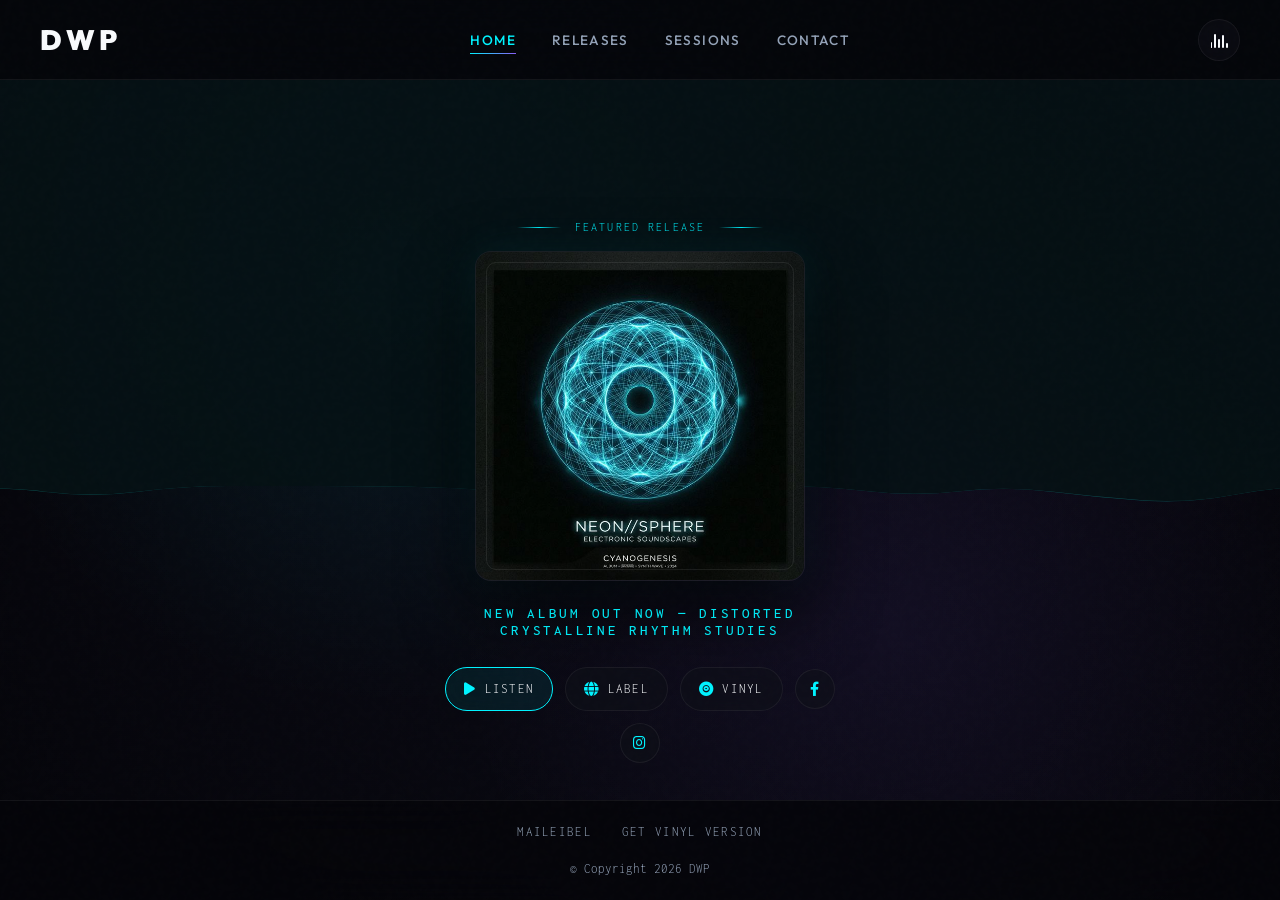
<file: index.html>
<!DOCTYPE html>
<html lang="en">

<head>
    <meta charset="UTF-8">
    <meta name="viewport" content="width=device-width, initial-scale=1.0">
    <title>DWP – Spirography sound universe</title>
    <link rel="icon" type="image/svg+xml" href="favicon.svg">
    <link rel="preconnect" href="https://fonts.googleapis.com">
    <link rel="preconnect" href="https://fonts.gstatic.com" crossorigin>
    <link href="https://fonts.googleapis.com/css2?family=Outfit:wght@300;400;500;700;900&display=swap" rel="stylesheet">
    <link rel="stylesheet" href="css/style.css">
    <link rel="stylesheet" href="https://cdnjs.cloudflare.com/ajax/libs/font-awesome/6.0.0/css/all.min.css">
</head>

<body class="home-page">
    <header>
        <a href="index.html" class="logo">DWP</a>
        <nav>
            <ul>
                <li><a href="index.html" class="active">Home</a></li>
                <li><a href="releases.html">Releases</a></li>
                <li><a href="sessions.html">Sessions</a></li>
                <li><a href="contact.html">Contact</a></li>
            </ul>
        </nav>
        <div class="header-actions">
            <button class="bg-player" id="header-bg-player" aria-label="Play Featured Track" title="Play Crystal Beats">
                <span class="bg-player__eq">
                    <span class="eq-bar eq-bar1"></span>
                    <span class="eq-bar eq-bar2"></span>
                    <span class="eq-bar eq-bar3"></span>
                    <span class="eq-bar eq-bar4"></span>
                    <span class="eq-bar eq-bar5"></span>
                </span>
            </button>
            <div class="menu-toggle"><span></span><span></span><span></span></div>
        </div>
    </header>

    <main>
        <section class="hero">
            <div class="hero-bg">
                <div class="hero-glow"></div>
            </div>

            <!-- Angio Magic Wave Physics Canvas -->
            <canvas id="magic-wave" data-col1="rgba(0, 243, 255, 0.2)" data-col2="rgba(19, 119, 106, 0.42)" data-col3="rgba(5, 5, 10, 0.85)"></canvas>

            <!-- Featured album — static content over the animated wave background -->
            <div class="wave-album">
                <div class="wave-move-this">
                    <div class="hero-kicker">
                        <span></span>
                        <em>featured release</em>
                        <span></span>
                    </div>

                    <!-- Featured artwork -->
                    <div class="gthumb" id="featured-album" data-audio="audio/crystal/01-CrystalBeats.mp3" data-title="Crystal Beats (Prelude)" title="Click to play">
                        <div class="gthumb__images">
                            <div class="gthumb__img" style="background-image: url('assets/crystal_beats.png');"></div>
                        </div>
                        <div class="play-overlay">
                            <i class="fas fa-play"></i>
                        </div>
                    </div>

                    <!-- Console Typer / AutoType Subtitle -->
                    <div class="wave-album__desc">
                        <h2 class="wave-album__text autotype" data-text="New album out now — distorted crystalline rhythm studies">New album out now</h2>
                    </div>

                    <!-- Action & Streaming Buttons -->
                    <div class="wave-album__buttons">
                        <a href="crystal-beats.html" class="wave-btn wave-btn--primary" title="Open Release">
                            <i class="fas fa-play"></i><span>Listen</span>
                        </a>
                        <a href="https://www.maileibel.com/dwp/" target="_blank" rel="noopener" class="wave-btn" title="MaiLeiBel Label">
                            <i class="fas fa-globe"></i><span>Label</span>
                        </a>
                        <a href="https://www.maileibel.com/product/dwp-spirography/" target="_blank" rel="noopener" class="wave-btn" title="Get Vinyl">
                            <i class="fas fa-record-vinyl"></i><span>Vinyl</span>
                        </a>
                        <a href="https://www.facebook.com/maileibel" target="_blank" rel="noopener" class="wave-btn wave-btn--icon" aria-label="Facebook">
                            <i class="fab fa-facebook-f"></i>
                        </a>
                        <a href="https://www.instagram.com/maileibel" target="_blank" rel="noopener" class="wave-btn wave-btn--icon" aria-label="Instagram">
                            <i class="fab fa-instagram"></i>
                        </a>
                    </div>
                </div>
            </div>
        </section>
    </main>

    <footer id="main-footer">
        <div class="footer-links">
            <a href="https://www.maileibel.com/dwp/" target="_blank">MaiLeiBel</a>
            <a href="https://www.maileibel.com/product/dwp-spirography/" target="_blank">Get Vinyl version</a>
        </div>

        <div class="copy">&copy; Copyright 2026 DWP</div>
    </footer>

    <script src="js/main.js"></script>
</body>

</html>
</file>
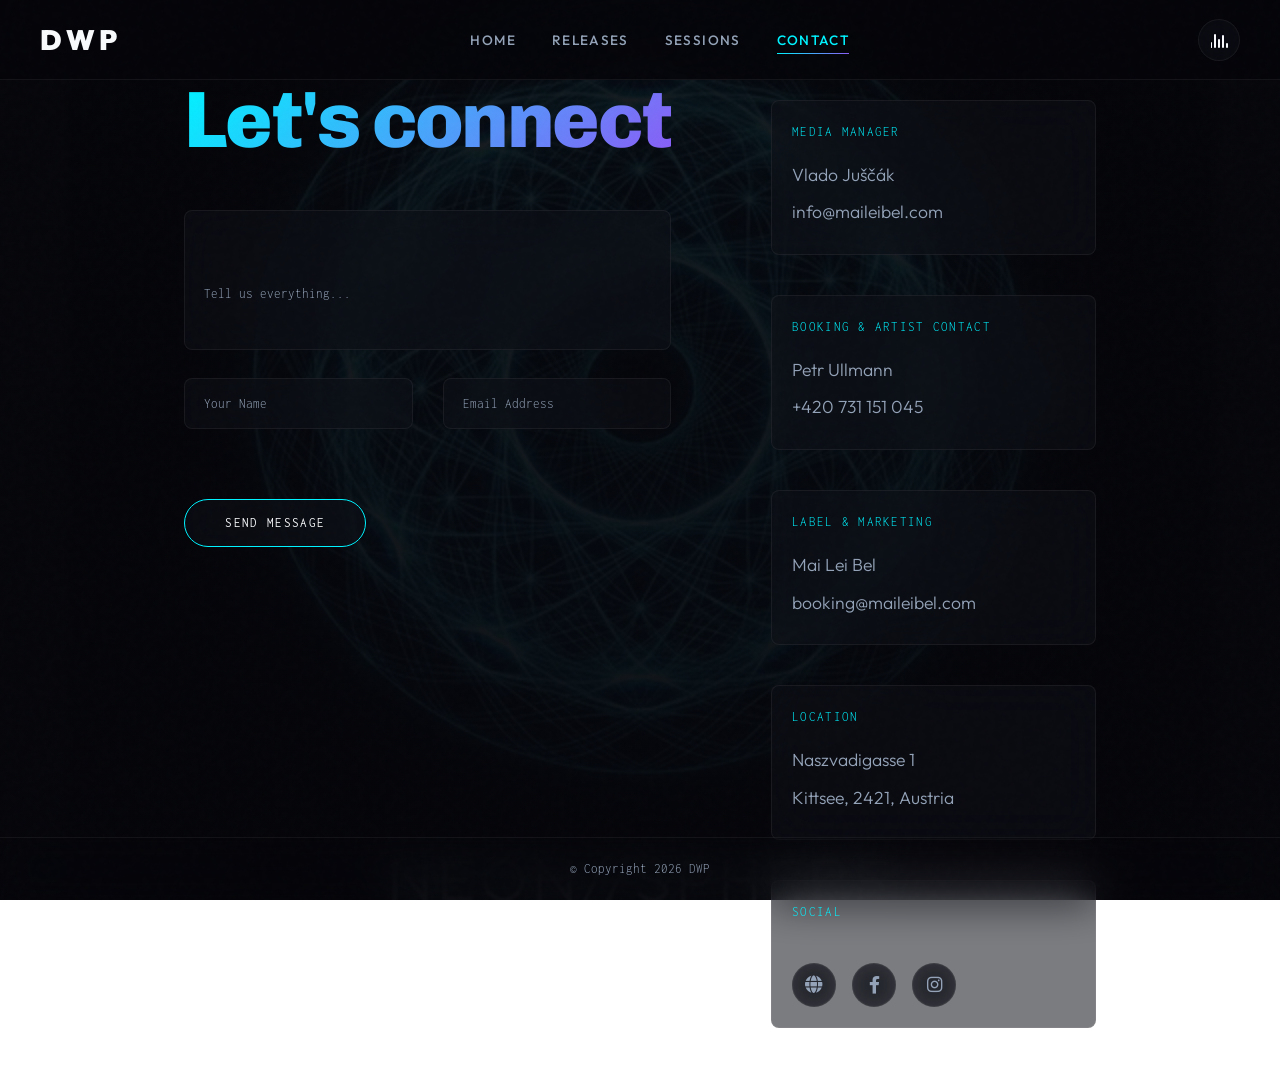
<file: contact.html>
<!DOCTYPE html>
<html lang="en">

<head>
    <meta charset="UTF-8">
    <meta name="viewport" content="width=device-width, initial-scale=1.0">
    <title>Contact – DWP</title>
    <link rel="icon" type="image/svg+xml" href="favicon.svg">
    <link rel="preconnect" href="https://fonts.googleapis.com">
    <link rel="preconnect" href="https://fonts.gstatic.com" crossorigin>
    <link
        href="https://fonts.googleapis.com/css2?family=Chivo:wght@400;700&family=Inconsolata:wght@300;400;600&family=Outfit:wght@300;400;500;700;900&display=swap"
        rel="stylesheet">
    <link rel="stylesheet" href="css/style.css">
    <link rel="stylesheet" href="https://cdnjs.cloudflare.com/ajax/libs/font-awesome/6.0.0/css/all.min.css">
</head>

<body class="contact-page">
        <header>
        <a href="index.html" class="logo">DWP</a>
        <nav>
            <ul>
                <li><a href="index.html">Home</a></li>
                <li><a href="releases.html">Releases</a></li>
                <li><a href="sessions.html">Sessions</a></li>
                <li><a href="contact.html" class="active">Contact</a></li>
            </ul>
        </nav>
        <div class="header-actions">
            <button class="bg-player" id="header-bg-player" aria-label="Play Featured Track" title="Play Crystal Beats">
                <span class="bg-player__eq">
                    <span class="eq-bar eq-bar1"></span>
                    <span class="eq-bar eq-bar2"></span>
                    <span class="eq-bar eq-bar3"></span>
                    <span class="eq-bar eq-bar4"></span>
                    <span class="eq-bar eq-bar5"></span>
                </span>
            </button>
            <div class="menu-toggle"><span></span><span></span><span></span></div>
        </div>
    </header>

    <main class="container">
        <div class="contact-split">
            <div class="contact-left">
                <h1 class="text-gradient">Let's connect</h1>
                <form class="contact-form">
                    <div class="form-group">
                        <textarea id="message" placeholder=" " spellcheck="true"></textarea>
                        <label for="message">Tell us everything...</label>
                    </div>
                    <div class="form-row">
                        <div class="form-group">
                            <input type="text" id="name" placeholder=" ">
                            <label for="name">Your Name</label>
                        </div>
                        <div class="form-group">
                            <input type="email" id="email" placeholder=" ">
                            <label for="email">Email Address</label>
                        </div>
                    </div>
                    <button type="submit" class="submit-btn" onclick="return false;">
                        <span>Send Message</span>
                    </button>
                </form>
            </div>

            <div class="contact-right">
                <div class="info-category">
                    <span class="info-label">Media Manager</span>
                    <div class="info-content">
                        <p>Vlado Juščák</p>
                        <p>info@maileibel.com</p>
                    </div>
                </div>

                <div class="info-category">
                    <span class="info-label">Booking & Artist Contact</span>
                    <div class="info-content">
                        <p>Petr Ullmann</p>
                        <p>+420 731 151 045</p>
                    </div>
                </div>

                <div class="info-category">
                    <span class="info-label">Label & Marketing</span>
                    <div class="info-content">
                        <p>Mai Lei Bel</p>
                        <p>booking@maileibel.com</p>
                    </div>
                </div>

                <div class="info-category">
                    <span class="info-label">Location</span>
                    <div class="info-content">
                        <p>Naszvadigasse 1</p>
                        <p>Kittsee, 2421, Austria</p>
                    </div>
                </div>

                <div class="info-category">
                    <span class="info-label">Social</span>
                    <div class="info-content">
                        <div class="social-links" style="justify-content: flex-start; padding: 0;">
                            <a href="https://www.maileibel.com/dwp/" target="_blank" class="social-link" aria-label="MaiLeiBel">
                                <i class="fas fa-globe"></i>
                            </a>
                            <a href="https://www.facebook.com/maileibel" target="_blank" class="social-link" aria-label="Facebook">
                                <i class="fab fa-facebook-f"></i>
                            </a>
                            <a href="https://www.instagram.com/maileibel" target="_blank" class="social-link" aria-label="Instagram">
                                <i class="fab fa-instagram"></i>
                            </a>
                        </div>
                    </div>
                </div>
            </div>
        </div>
    </main>

    <footer id="main-footer" style="background: transparent;">
        <div class="copy">&copy; Copyright 2026 DWP</div>
    </footer>

    <script src="js/main.js"></script>
</body>

</html>
</file>
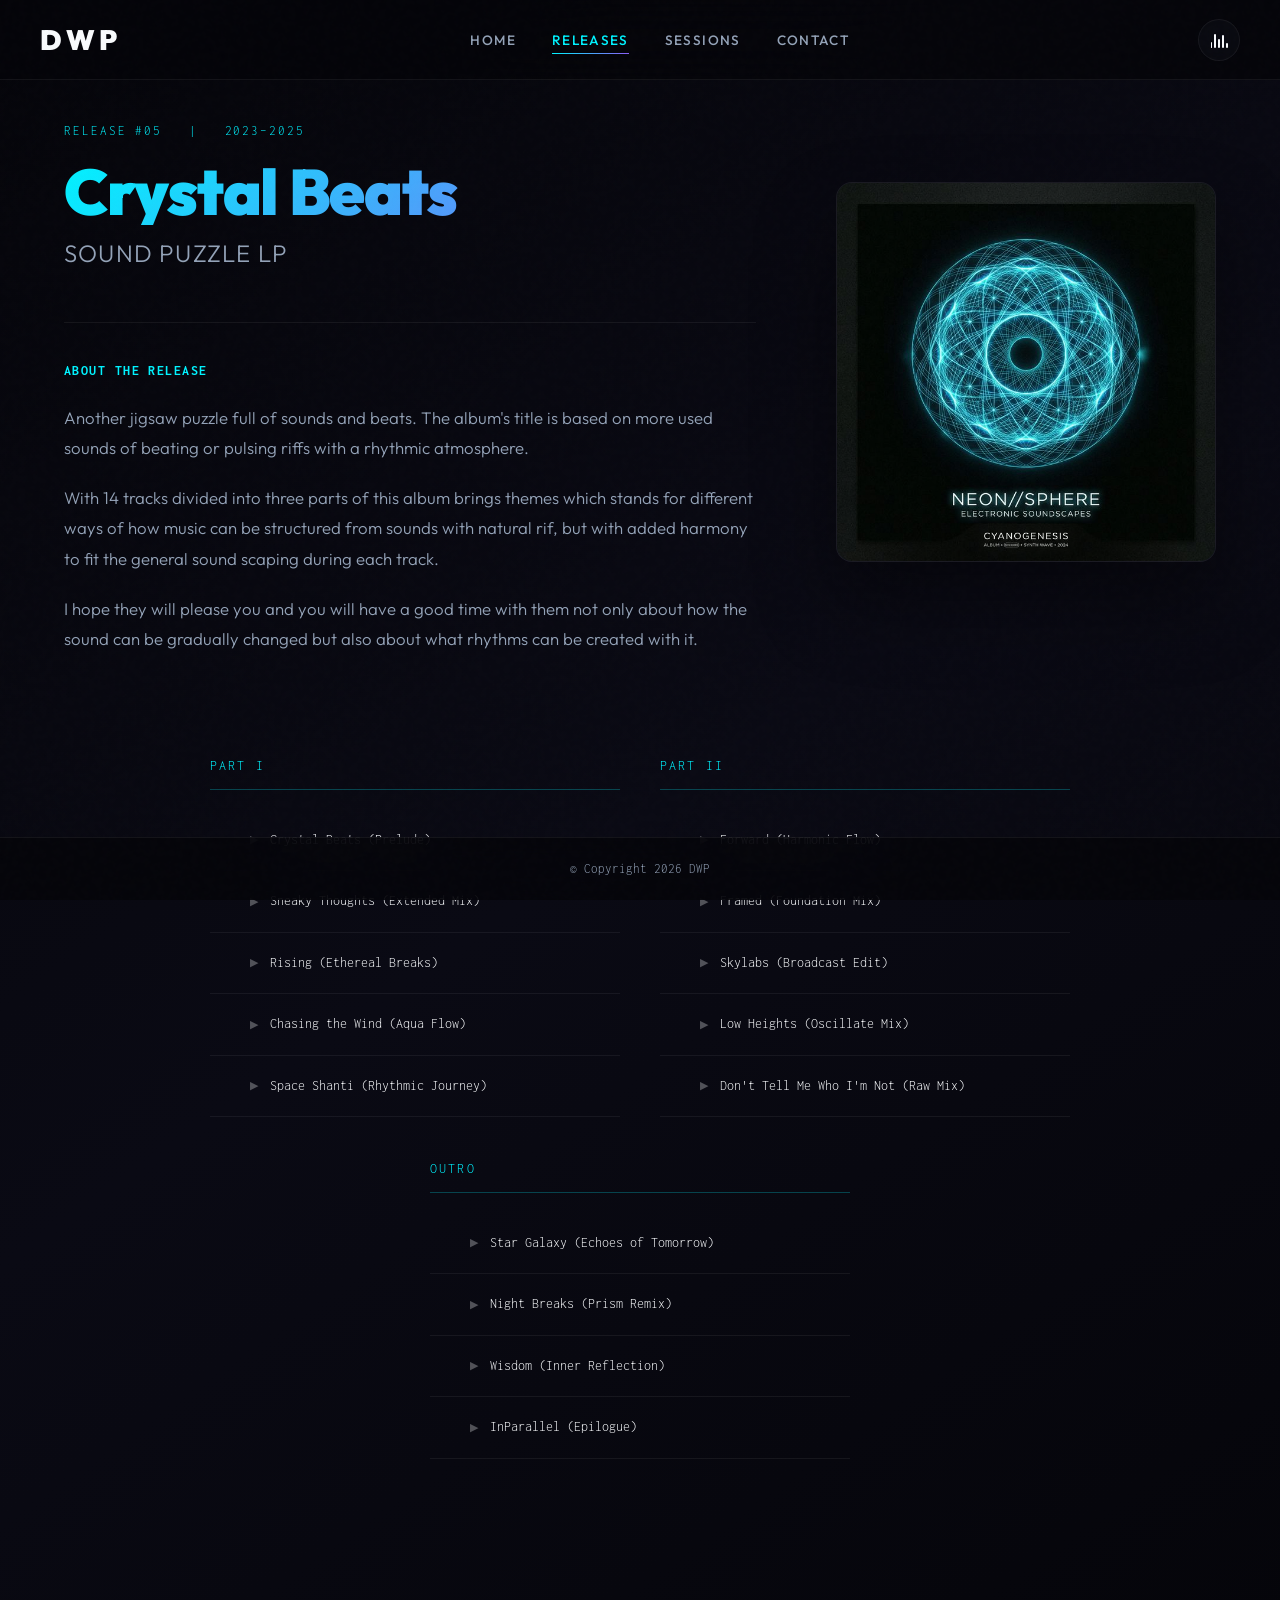
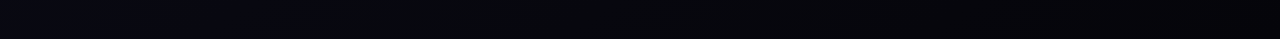
<file: crystal-beats.html>
<!DOCTYPE html>
<html lang="en">

<head>
    <meta charset="UTF-8">
    <meta name="viewport" content="width=device-width, initial-scale=1.0">
    <title>Crystal Beats – DWP</title>
    <link rel="icon" type="image/svg+xml" href="favicon.svg">
    <link rel="preconnect" href="https://fonts.googleapis.com">
    <link rel="preconnect" href="https://fonts.gstatic.com" crossorigin>
    <link href="https://fonts.googleapis.com/css2?family=Outfit:wght@300;400;500;700;900&display=swap" rel="stylesheet">
    <link rel="stylesheet" href="css/style.css">
    <link rel="stylesheet" href="https://cdnjs.cloudflare.com/ajax/libs/font-awesome/6.0.0/css/all.min.css">
</head>

<body>
        <header>
        <a href="index.html" class="logo">DWP</a>
        <nav>
            <ul>
                <li><a href="index.html">Home</a></li>
                <li><a href="releases.html" class="active">Releases</a></li>
                <li><a href="sessions.html">Sessions</a></li>
                <li><a href="contact.html">Contact</a></li>
            </ul>
        </nav>
        <div class="header-actions">
            <button class="bg-player" id="header-bg-player" aria-label="Play Featured Track" title="Play Crystal Beats">
                <span class="bg-player__eq">
                    <span class="eq-bar eq-bar1"></span>
                    <span class="eq-bar eq-bar2"></span>
                    <span class="eq-bar eq-bar3"></span>
                    <span class="eq-bar eq-bar4"></span>
                    <span class="eq-bar eq-bar5"></span>
                </span>
            </button>
            <div class="menu-toggle"><span></span><span></span><span></span></div>
        </div>
    </header>

    <main class="container">
        <section class="release-detail">
            <div class="detail-header">
                <div class="detail-info">
                    <span class="label">Release #05 &nbsp; | &nbsp; 2023–2025</span>
                    <h1 class="text-gradient">Crystal Beats</h1>
                    <span class="subtitle">Sound Puzzle LP</span>

                    <div class="story-section">
                        <h3 class="story-header">About the release</h3>
                        <p class="story-text">Another jigsaw puzzle full of sounds and beats. The album's title is based
                            on more used sounds of beating or pulsing riffs with a rhythmic atmosphere.</p>
                        <p class="story-text">With 14 tracks divided into three parts of this album brings themes which
                            stands for different ways of how music can be structured from sounds with natural rif, but
                            with added harmony to fit the general sound scaping during each track.</p>
                        <p class="story-text">I hope they will please you and you will have a good time with them not
                            only about how the sound can be gradually changed but also about what rhythms can be created
                            with it.</p>
                    </div>
                </div>
                <div class="artwork-container">
                    <img src="assets/crystal_beats.png" alt="Crystal Beats">
                </div>
            </div>

            <div class="parts-grid">
                <div class="part-col">
                    <div class="part-header">Part I</div>
                    <div class="track-item" data-audio="audio/crystal/01-CrystalBeats.mp3"><span>Crystal Beats (Prelude)</span>
                    </div>
                    <div class="track-item" data-audio="audio/crystal/02-SneakyThoughts.mp3"><span>Sneaky Thoughts
                            (Extended Mix)</span></div>
                    <div class="track-item" data-audio="audio/crystal/03-Rising.mp3"><span>Rising (Ethereal
                            Breaks)</span></div>
                    <div class="track-item" data-audio="audio/crystal/04-ChasingTheWind.mp3"><span>Chasing the Wind
                            (Aqua Flow)</span></div>
                    <div class="track-item" data-audio="audio/crystal/05-SpaceShanti.mp3"><span>Space Shanti
                            (Rhythmic Journey)</span></div>
                </div>

                <div class="part-col">
                    <div class="part-header">Part II</div>
                    <div class="track-item" data-audio="audio/crystal/08-Forward.mp3"><span>Forward (Harmonic
                            Flow)</span></div>
                    <div class="track-item" data-audio="audio/crystal/09-Framed.mp3"><span>Framed (Foundation
                            Mix)</span></div>
                    <div class="track-item" data-audio="audio/crystal/10-SkyLabs.mp3"><span>Skylabs (Broadcast
                            Edit)</span></div>
                    <div class="track-item" data-audio="audio/crystal/06-LowHeights.mp3"><span>Low Heights
                            (Oscillate Mix)</span></div>
                    <div class="track-item" data-audio="audio/crystal/07-DontTellMeWhoImNot.mp3"><span>Don't Tell Me Who I'm Not
                            (Raw Mix)</span></div>
                </div>
            </div>

            <div class="parts-outro">
                <div class="part-col">
                    <div class="part-header">Outro</div>
                    <div class="track-item" data-audio="audio/crystal/11-StarGalaxy.mp3"><span>Star Galaxy (Echoes of
                            Tomorrow)</span></div>
                    <div class="track-item" data-audio="audio/crystal/12-NightBreaks.mp3"><span>Night Breaks (Prism
                            Remix)</span></div>
                    <div class="track-item" data-audio="audio/crystal/13-Wisdom.mp3"><span>Wisdom (Inner Reflection)</span>
                    </div>
                    <div class="track-item" data-audio="audio/crystal/14-InParallel.mp3"><span>InParallel (Epilogue)</span>
                    </div>
                </div>
            </div>
        </section>
    </main>

    <footer id="main-footer">
        <div class="copy">&copy; Copyright 2026 DWP</div>
    </footer>

    <script src="js/main.js"></script>
</body>

</html>
</file>
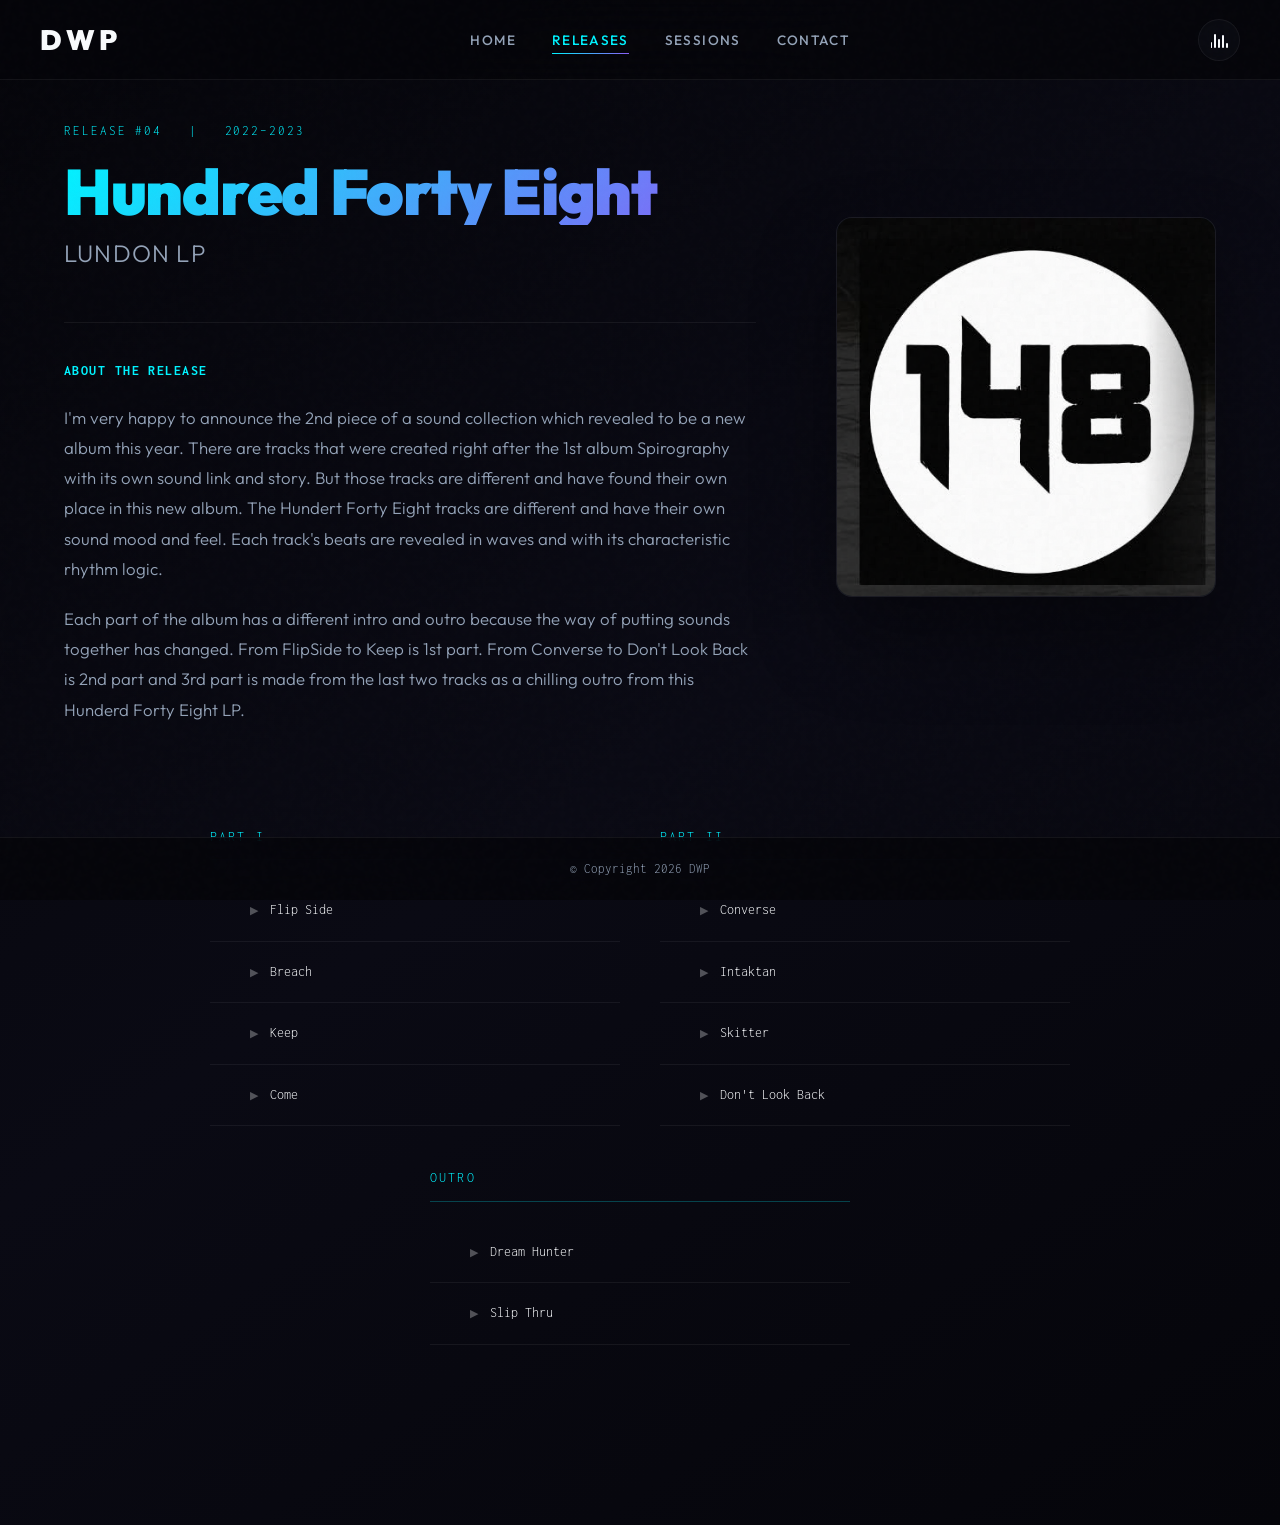
<file: hundred-forty-eight.html>
<!DOCTYPE html>
<html lang="en">

<head>
    <meta charset="UTF-8">
    <meta name="viewport" content="width=device-width, initial-scale=1.0">
    <title>Hundred Forty Eight – DWP</title>
    <link rel="icon" type="image/svg+xml" href="favicon.svg">
    <link rel="preconnect" href="https://fonts.googleapis.com">
    <link rel="preconnect" href="https://fonts.gstatic.com" crossorigin>
    <link href="https://fonts.googleapis.com/css2?family=Outfit:wght@300;400;500;700;900&display=swap" rel="stylesheet">
    <link rel="stylesheet" href="css/style.css">
    <link rel="stylesheet" href="https://cdnjs.cloudflare.com/ajax/libs/font-awesome/6.0.0/css/all.min.css">
</head>

<body>
        <header>
        <a href="index.html" class="logo">DWP</a>
        <nav>
            <ul>
                <li><a href="index.html">Home</a></li>
                <li><a href="releases.html" class="active">Releases</a></li>
                <li><a href="sessions.html">Sessions</a></li>
                <li><a href="contact.html">Contact</a></li>
            </ul>
        </nav>
        <div class="header-actions">
            <button class="bg-player" id="header-bg-player" aria-label="Play Featured Track" title="Play Crystal Beats">
                <span class="bg-player__eq">
                    <span class="eq-bar eq-bar1"></span>
                    <span class="eq-bar eq-bar2"></span>
                    <span class="eq-bar eq-bar3"></span>
                    <span class="eq-bar eq-bar4"></span>
                    <span class="eq-bar eq-bar5"></span>
                </span>
            </button>
            <div class="menu-toggle"><span></span><span></span><span></span></div>
        </div>
    </header>

    <main class="container">
        <section class="release-detail">
            <div class="detail-header">
                <div class="detail-info">
                    <span class="label">Release #04 &nbsp; | &nbsp; 2022–2023</span>
                    <h1 class="text-gradient">Hundred Forty Eight</h1>
                    <span class="subtitle">Lundon LP</span>

                    <div class="story-section">
                        <h3 class="story-header">About the release</h3>
                        <p class="story-text">I'm very happy to announce the 2nd piece of a sound collection which
                            revealed to be a new album this year. There are tracks that were created right after the 1st
                            album Spirography with its own sound link and story. But those tracks are different and have
                            found their own place in this new album. The Hundert Forty Eight tracks are different and
                            have their own sound mood and feel. Each track's beats are revealed in waves and with its
                            characteristic rhythm logic.</p>

                        <p class="story-text">Each part of the album has a different intro and outro because the way of
                            putting sounds together has changed. From FlipSide to Keep is 1st part. From Converse to
                            Don't Look Back is 2nd part and 3rd part is made from the last two tracks as a chilling
                            outro from this Hunderd Forty Eight LP.</p>
                    </div>
                </div>
                <div class="artwork-container">
                    <img src="assets/hundred_forty_eight.png" alt="Hundred Forty Eight">
                </div>
            </div>

            <div class="parts-grid">
                <div class="part-col">
                    <div class="part-header">Part I</div>
                    <div class="track-item" data-audio="audio/148/07-FlipSide.mp3"><span>Flip Side</span></div>
                    <div class="track-item" data-audio="audio/148/02-Breach.mp3"><span>Breach</span></div>
                    <div class="track-item" data-audio="audio/148/04-Keep.mp3"><span>Keep</span></div>
                    <div class="track-item" data-audio="audio/148/01-Come.mp3"><span>Come</span></div>
                </div>

                <div class="part-col">
                    <div class="part-header">Part II</div>
                    <div class="track-item" data-audio="audio/148/03-Converse-studio.mp3"><span>Converse</span></div>
                    <div class="track-item" data-audio="audio/148/05-Intaktan.mp3"><span>Intaktan</span></div>
                    <div class="track-item" data-audio="audio/148/06-Skitter.mp3"><span>Skitter</span></div>
                    <div class="track-item" data-audio="audio/148/08-DontLookBack-Live.mp3"><span>Don't Look Back</span></div>
                </div>
            </div>

            <div class="parts-outro">
                <div class="part-col">
                    <div class="part-header">Outro</div>
                    <div class="track-item" data-audio="audio/148/DreamHunter.mp3"><span>Dream Hunter</span></div>
                    <div class="track-item" data-audio="audio/148/SlipThru.mp3"><span>Slip Thru</span></div>
                </div>
            </div>
        </section>
    </main>

    <footer id="main-footer">
        <div class="copy">&copy; Copyright 2026 DWP</div>
    </footer>

    <script src="js/main.js"></script>
</body>

</html>
</file>
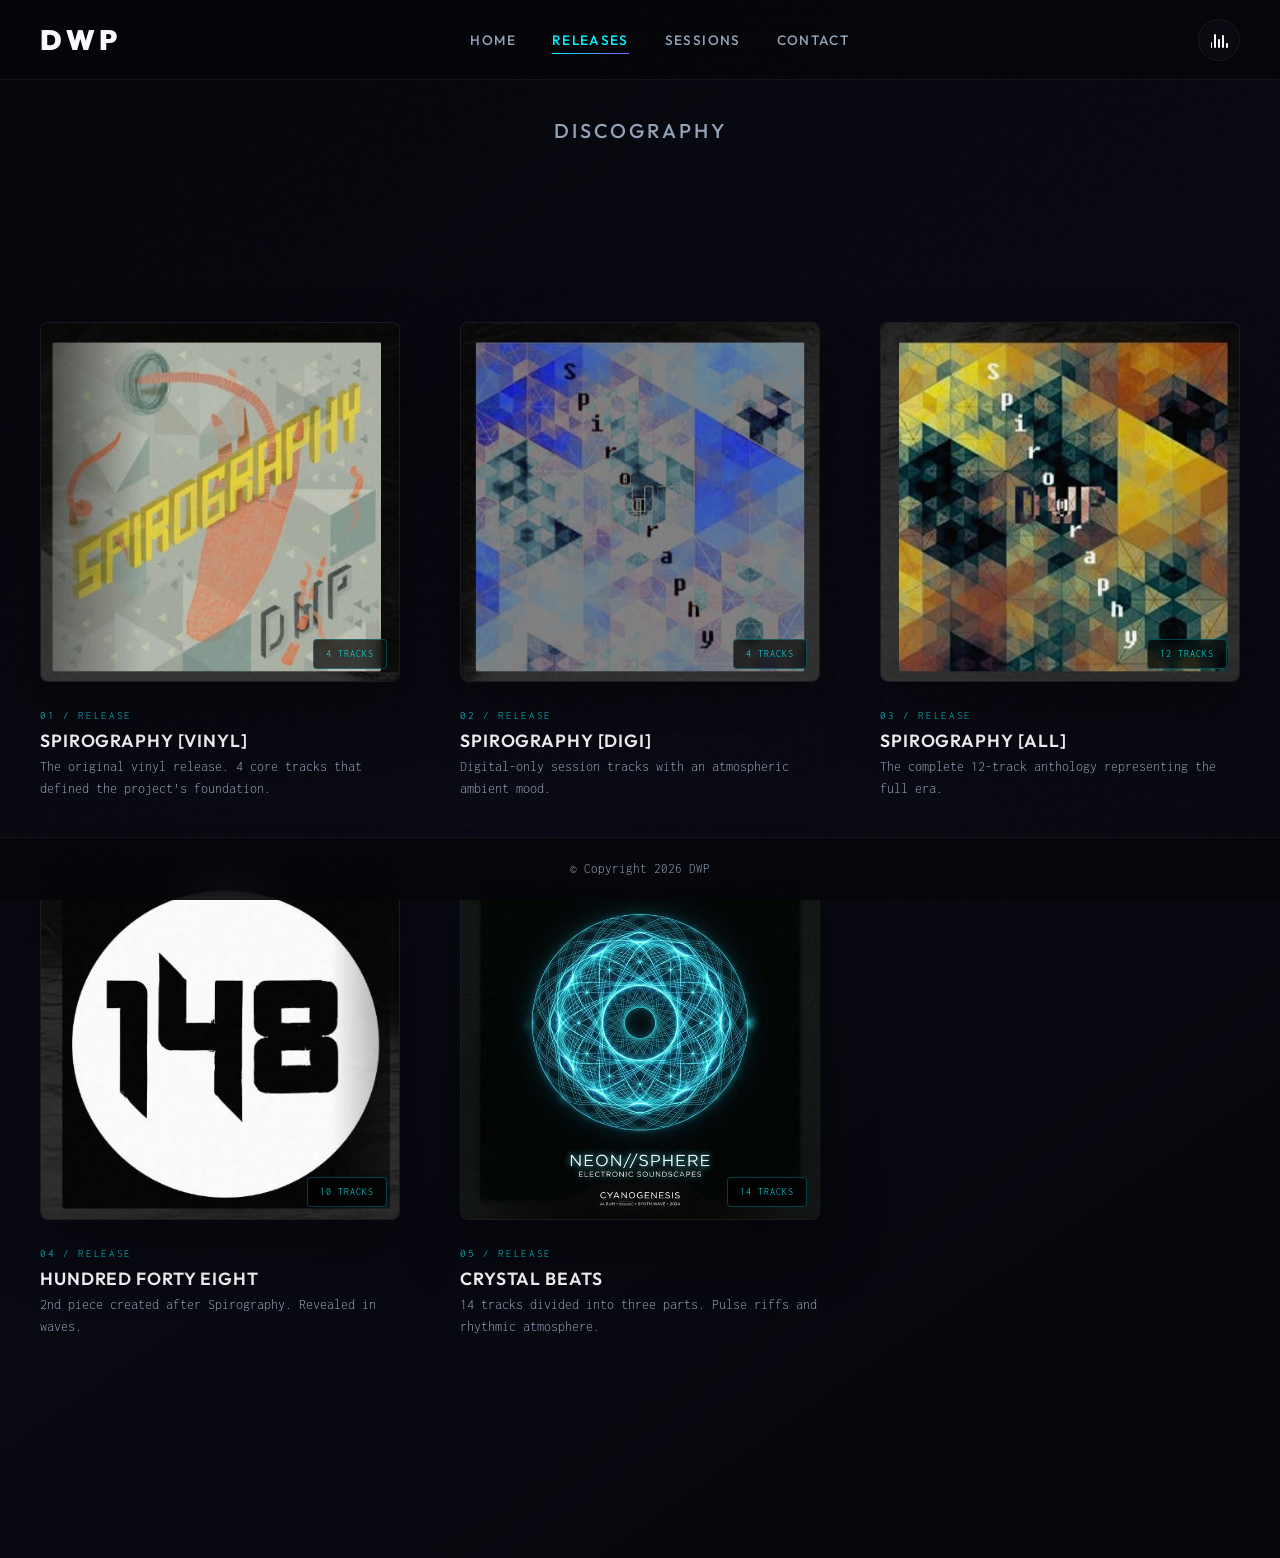
<file: releases.html>
<!DOCTYPE html>
<html lang="en">

<head>
    <meta charset="UTF-8">
    <meta name="viewport" content="width=device-width, initial-scale=1.0">
    <title>Releases – DWP</title>
    <link rel="icon" type="image/svg+xml" href="favicon.svg">
    <link rel="preconnect" href="https://fonts.googleapis.com">
    <link rel="preconnect" href="https://fonts.gstatic.com" crossorigin>
    <link href="https://fonts.googleapis.com/css2?family=Outfit:wght@300;400;500;700;900&display=swap" rel="stylesheet">
    <link rel="stylesheet" href="css/style.css">
</head>

<body>
        <header>
        <a href="index.html" class="logo">DWP</a>
        <nav>
            <ul>
                <li><a href="index.html">Home</a></li>
                <li><a href="releases.html" class="active">Releases</a></li>
                <li><a href="sessions.html">Sessions</a></li>
                <li><a href="contact.html">Contact</a></li>
            </ul>
        </nav>
        <div class="header-actions">
            <button class="bg-player" id="header-bg-player" aria-label="Play Featured Track" title="Play Crystal Beats">
                <span class="bg-player__eq">
                    <span class="eq-bar eq-bar1"></span>
                    <span class="eq-bar eq-bar2"></span>
                    <span class="eq-bar eq-bar3"></span>
                    <span class="eq-bar eq-bar4"></span>
                    <span class="eq-bar eq-bar5"></span>
                </span>
            </button>
            <div class="menu-toggle"><span></span><span></span><span></span></div>
        </div>
    </header>

    <main>
        <section class="section">
            <h2 class="section-title">Discography</h2>
            <div class="releases-wrapper">
                <!-- 01: Spirography [Vinyl] -->
                <a href="spirography-vinyl.html" class="release-item">
                    <div class="release-artwork">
                        <img src="assets/spirography_vinyl.png" alt="Spirography [Vinyl]">
                        <span class="release-badge">4 tracks</span>
                    </div>
                    <div class="release-info">
                        <span class="release-number">01 / RELEASE</span>
                        <h3 class="release-title">Spirography [Vinyl]</h3>
                        <p class="release-desc">The original vinyl release. 4 core tracks that defined the project's foundation.</p>
                    </div>
                </a>

                <!-- 02: Spirography [Digi] -->
                <a href="spirography-digi.html" class="release-item">
                    <div class="release-artwork">
                        <img src="assets/spirography_digi.png" alt="Spirography [Digi]">
                        <span class="release-badge">4 tracks</span>
                    </div>
                    <div class="release-info">
                        <span class="release-number">02 / RELEASE</span>
                        <h3 class="release-title">Spirography [Digi]</h3>
                        <p class="release-desc">Digital-only session tracks with an atmospheric ambient mood.</p>
                    </div>
                </a>

                <!-- 03: Spirography [All Tracks] -->
                <a href="spirography-all.html" class="release-item">
                    <div class="release-artwork">
                        <img src="assets/spirography_all.png" alt="Spirography [All Tracks]">
                        <span class="release-badge">12 tracks</span>
                    </div>
                    <div class="release-info">
                        <span class="release-number">03 / RELEASE</span>
                        <h3 class="release-title">Spirography [All]</h3>
                        <p class="release-desc">The complete 12-track anthology representing the full era.</p>
                    </div>
                </a>

                <!-- 04: Hundred Forty Eight -->
                <a href="hundred-forty-eight.html" class="release-item">
                    <div class="release-artwork">
                        <img src="assets/hundred_forty_eight.png" alt="Hundred Forty Eight">
                        <span class="release-badge">10 tracks</span>
                    </div>
                    <div class="release-info">
                        <span class="release-number">04 / RELEASE</span>
                        <h3 class="release-title">Hundred Forty Eight</h3>
                        <p class="release-desc">2nd piece created after Spirography. Revealed in waves.</p>
                    </div>
                </a>

                <!-- 05: Crystal Beats -->
                <a href="crystal-beats.html" class="release-item">
                    <div class="release-artwork">
                        <img src="assets/crystal_beats.png" alt="Crystal Beats">
                        <span class="release-badge">14 tracks</span>
                    </div>
                    <div class="release-info">
                        <span class="release-number">05 / RELEASE</span>
                        <h3 class="release-title">Crystal Beats</h3>
                        <p class="release-desc">14 tracks divided into three parts. Pulse riffs and rhythmic atmosphere.</p>
                    </div>
                </a>
            </div>
        </section>
    </main>

    <footer id="main-footer">
        <div class="copy">&copy; Copyright 2026 DWP</div>
    </footer>

    <script src="js/main.js"></script>
    <script>
        document.addEventListener('DOMContentLoaded', () => {
            const items = document.querySelectorAll('.release-item');
            items.forEach((item, index) => {
                setTimeout(() => {
                    item.classList.add('visible');
                }, index * 200);
            });
        });
    </script>
</body>

</html>
</file>
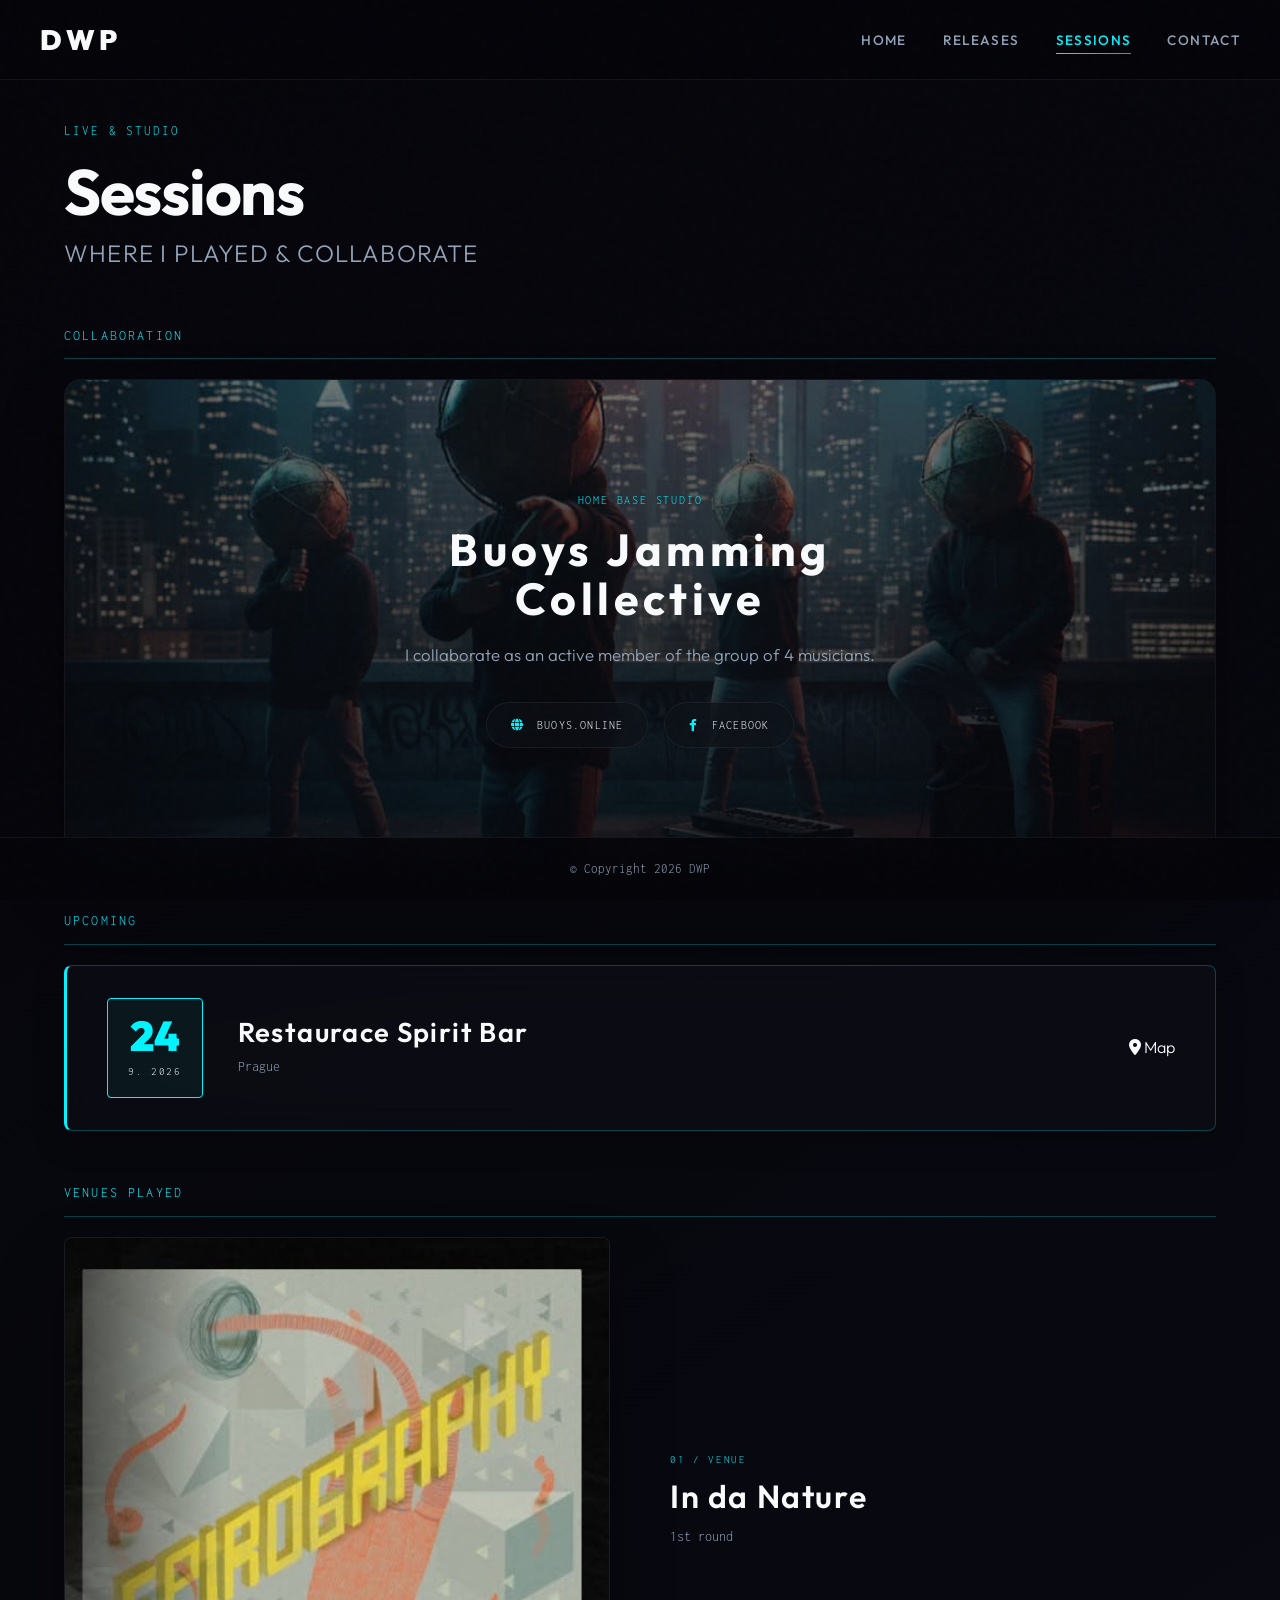
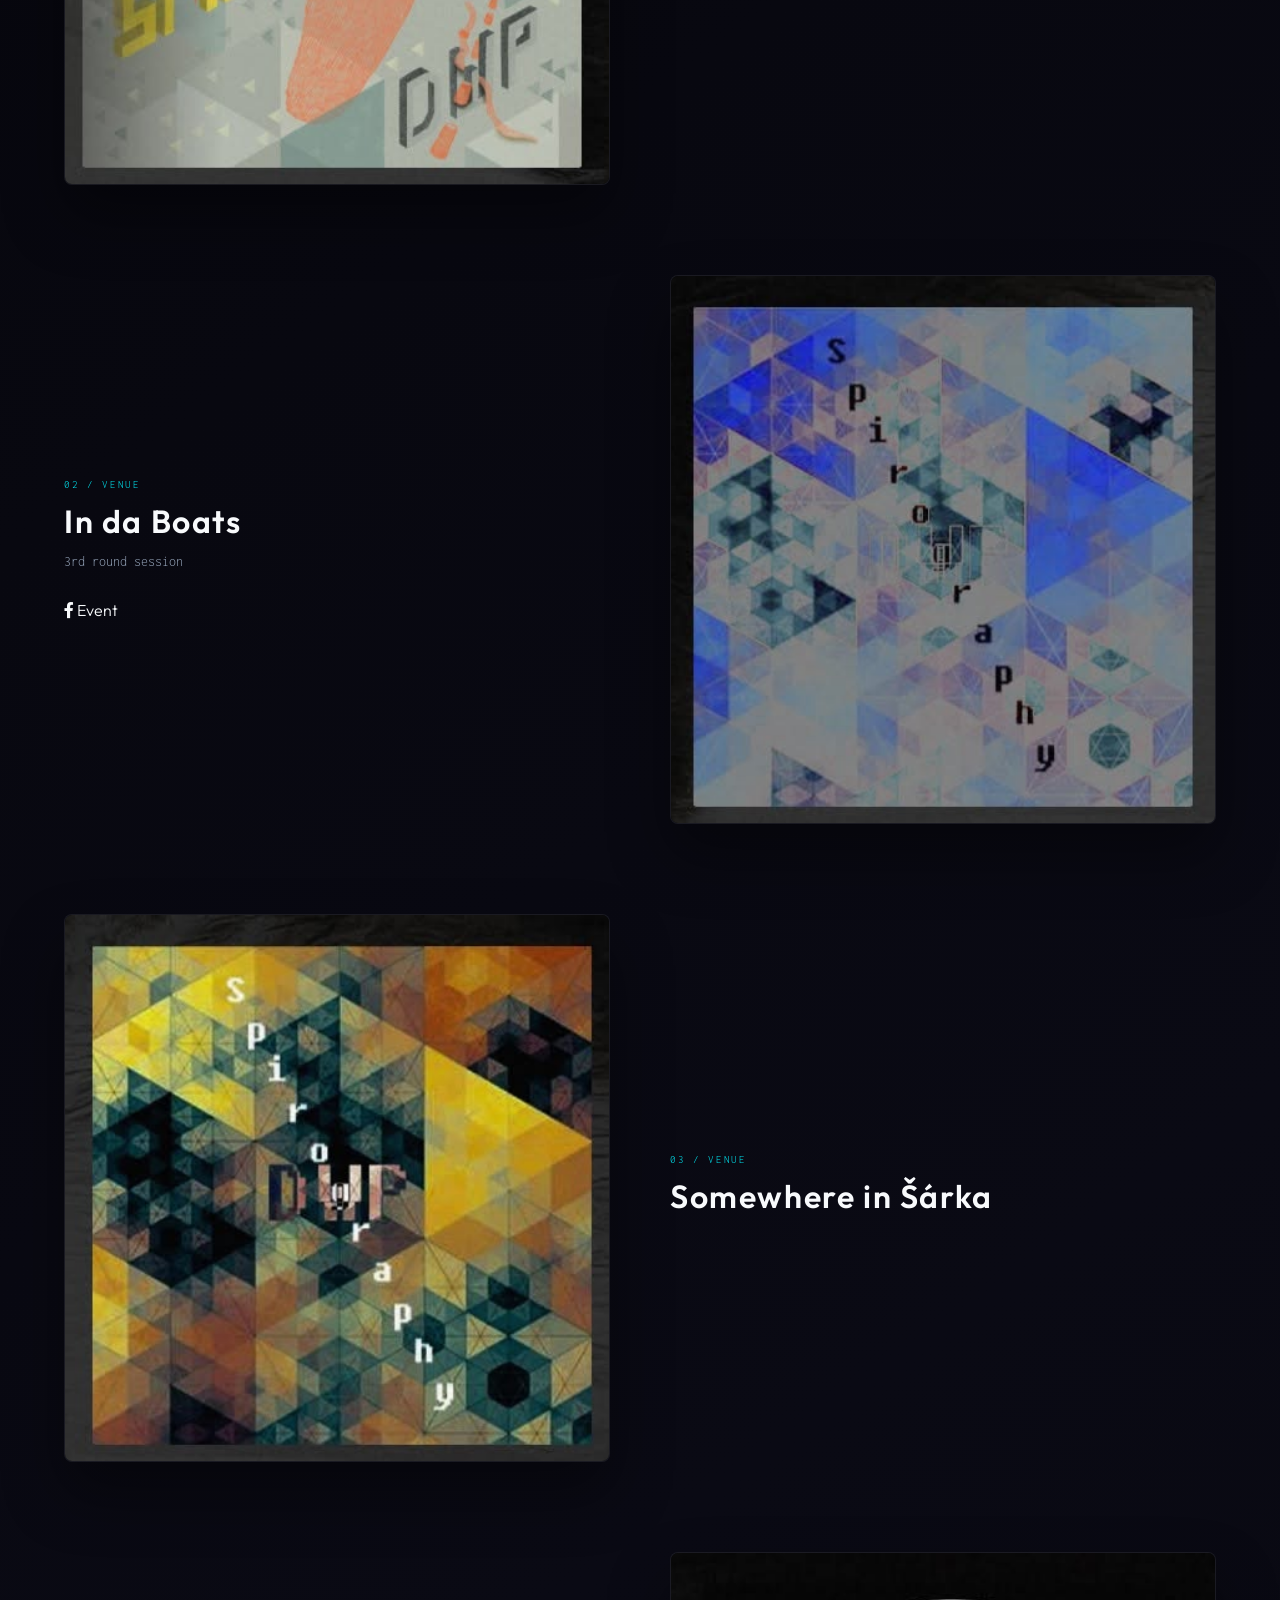
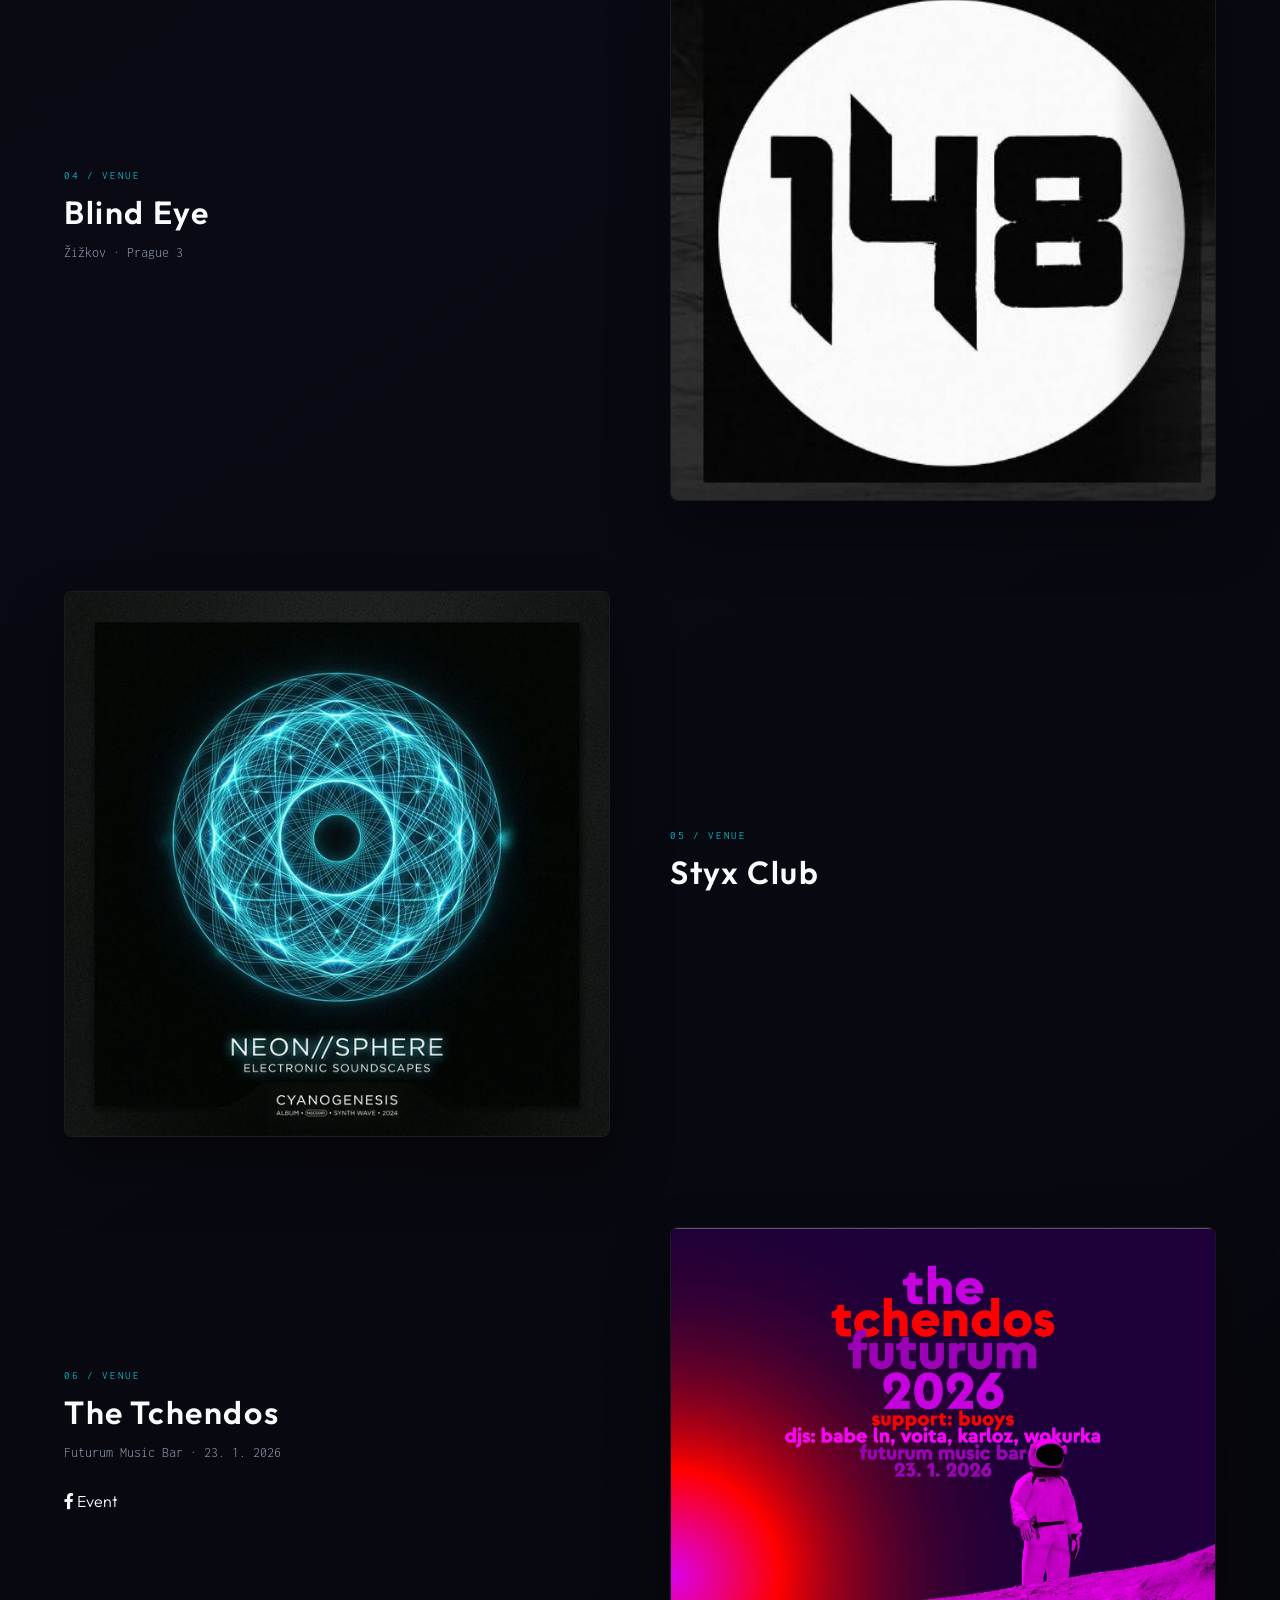
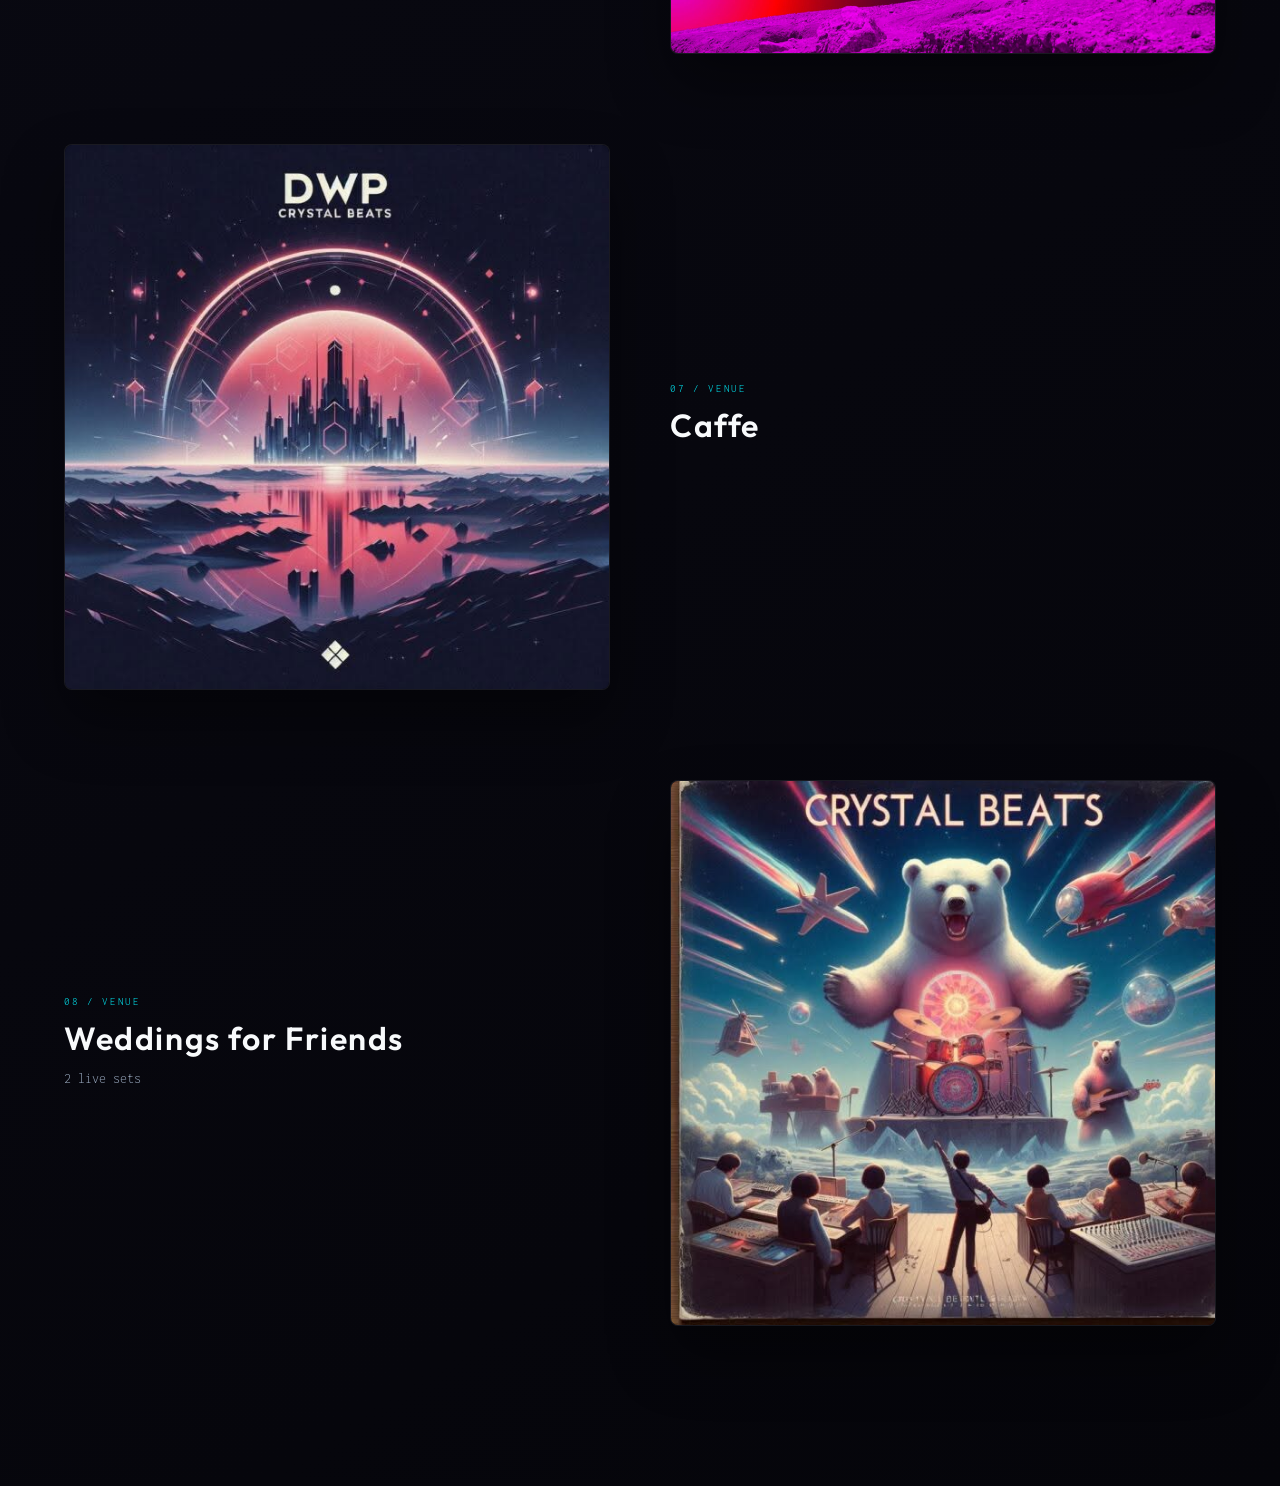
<file: sessions.html>
<!DOCTYPE html>
<html lang="en">

<head>
    <meta charset="UTF-8">
    <meta name="viewport" content="width=device-width, initial-scale=1.0">
    <title>Sessions – DWP</title>
    <link rel="icon" type="image/svg+xml" href="favicon.svg">
    <link rel="preconnect" href="https://fonts.googleapis.com">
    <link rel="preconnect" href="https://fonts.gstatic.com" crossorigin>
    <link href="https://fonts.googleapis.com/css2?family=Outfit:wght@300;500;700;900&display=swap" rel="stylesheet">
    <link rel="stylesheet" href="css/style.css">
    <link rel="stylesheet" href="https://cdnjs.cloudflare.com/ajax/libs/font-awesome/6.0.0/css/all.min.css">
</head>

<body>
    <header>
        <a href="index.html" class="logo">DWP</a>
        <div class="menu-toggle"><span></span><span></span><span></span></div>
        <nav>
            <ul>
                <li><a href="index.html">Home</a></li>
                <li><a href="releases.html">Releases</a></li>
                <li><a href="sessions.html" class="active">Sessions</a></li>
                <li><a href="contact.html">Contact</a></li>
            </ul>
        </nav>
    </header>

    <main class="container">
        <section class="release-detail">
            <div class="detail-info">
                <span class="label">Live &amp; Studio</span>
                <h1>Sessions</h1>
                <span class="subtitle">Where I played &amp; collaborate</span>
            </div>

            <div class="part-header">Collaboration</div>
            <div class="collab-banner">
                <img src="assets/buoys_band.jpg"
                    alt="Buoys Jamming Collective – band artwork from buoys.online">
                <video class="collab-video" autoplay muted loop playsinline preload="auto"
                    poster="assets/buoys_band.jpg">
                    <source src="assets/buoys_session.mp4" type="video/mp4">
                </video>
                <div class="collab-overlay"></div>
                <div class="collab-content">
                    <span class="collab-role">Home Base Studio</span>
                    <h3 class="collab-title">Buoys Jamming Collective</h3>
                    <p class="collab-desc">I collaborate as an active member of the group of 4 musicians.</p>
                    <div class="collab-links">
                        <a href="https://buoys.online/" target="_blank" rel="noopener" class="session-link"><i
                                class="fas fa-globe"></i> buoys.online</a>
                        <a href="https://www.facebook.com/search/top?q=buoys%20jamming%20collective" target="_blank"
                            rel="noopener" class="session-link"><i class="fab fa-facebook-f"></i> Facebook</a>
                    </div>
                </div>
            </div>

            <div class="part-header">Upcoming</div>
            <div class="upcoming-card">
                <div class="upcoming-date">
                    <span class="date-day">24</span>
                    <span class="date-month">9. 2026</span>
                </div>
                <div class="upcoming-info">
                    <h3 class="upcoming-title">Restaurace Spirit Bar</h3>
                    <span class="venue-note">Prague</span>
                </div>
                <a class="venue-link"
                    href="https://www.google.com/maps/place/Restaurace+Spirit+Bar/@50.085819,14.4485474,20.79z/data=!4m6!3m5!1s0x470b9498fa8e2acb:0x25d1e5b00e61845d!8m2!3d50.0859387!4d14.4486785!16s%2Fg%2F1tfm056w"
                    target="_blank" rel="noopener"><i class="fas fa-location-dot"></i> Map</a>
            </div>

            <div class="part-header">Venues Played</div>
            <div class="venue-list">
                <!-- 01: In da Nature -->
                <div class="venue-row">
                    <div class="venue-media">
                        <img src="assets/spirography_vinyl.png" alt="In da Nature – 1st round · Spirography [Vinyl] era">
                    </div>
                    <div class="venue-info">
                        <span class="venue-number">01 / VENUE</span>
                        <h3 class="venue-name">In da Nature</h3>
                        <span class="venue-note">1st round</span>
                    </div>
                </div>

                <!-- 02: In da Boats -->
                <div class="venue-row flip">
                    <a class="venue-media" href="https://www.facebook.com/events/1769399923948957/" target="_blank"
                        rel="noopener">
                        <img src="assets/spirography_digi.png" alt="In da Boats – 3rd round session · Spirography [Digi] era">
                    </a>
                    <div class="venue-info">
                        <span class="venue-number">02 / VENUE</span>
                        <h3 class="venue-name">In da Boats</h3>
                        <span class="venue-note">3rd round session</span>
                        <a class="venue-link" href="https://www.facebook.com/events/1769399923948957/" target="_blank"
                            rel="noopener"><i class="fab fa-facebook-f"></i> Event</a>
                    </div>
                </div>

                <!-- 03: Somewhere in Šárka -->
                <div class="venue-row">
                    <div class="venue-media">
                        <img src="assets/spirography_all.png" alt="Somewhere in Šárka · Spirography [All] era">
                    </div>
                    <div class="venue-info">
                        <span class="venue-number">03 / VENUE</span>
                        <h3 class="venue-name">Somewhere in Šárka</h3>
                    </div>
                </div>

                <!-- 04: Blind Eye -->
                <div class="venue-row flip">
                    <div class="venue-media">
                        <img src="assets/hundred_forty_eight.png" alt="Blind Eye, Žižkov · Hundred Forty Eight era">
                    </div>
                    <div class="venue-info">
                        <span class="venue-number">04 / VENUE</span>
                        <h3 class="venue-name">Blind Eye</h3>
                        <span class="venue-note">Žižkov · Prague 3</span>
                    </div>
                </div>

                <!-- 05: Styx Club -->
                <div class="venue-row">
                    <div class="venue-media">
                        <img src="assets/crystal_beats.png" alt="Styx Club · Crystal Beats era">
                    </div>
                    <div class="venue-info">
                        <span class="venue-number">05 / VENUE</span>
                        <h3 class="venue-name">Styx Club</h3>
                    </div>
                </div>

                <!-- 06: The Tchendos -->
                <div class="venue-row flip">
                    <a class="venue-media" href="https://www.facebook.com/events/2037198097031031/" target="_blank"
                        rel="noopener">
                        <img src="imgs/577042873_1452492613542643_4313646939645517403_n.jpg"
                            alt="The Tchendos at Futurum music bar – event poster">
                    </a>
                    <div class="venue-info">
                        <span class="venue-number">06 / VENUE</span>
                        <h3 class="venue-name">The Tchendos</h3>
                        <span class="venue-note">Futurum Music Bar · 23. 1. 2026</span>
                        <a class="venue-link" href="https://www.facebook.com/events/2037198097031031/" target="_blank"
                            rel="noopener"><i class="fab fa-facebook-f"></i> Event</a>
                    </div>
                </div>

                <!-- 07: Caffe -->
                <div class="venue-row">
                    <a class="venue-media"
                        href="https://www.google.com/maps/@50.066326,14.4190357,3a,75y,190.47h,88.45t/data=!3m7!1e1!3m5!1sSxDZAomKtJ0RiWx4-eYKuw!2e0!6shttps:%2F%2Fstreetviewpixels-pa.googleapis.com%2Fv1%2Fthumbnail%3Fcb_client%3Dmaps_sv.tactile%26w%3D900%26h%3D600%26pitch%3D1.5503040394152663%26panoid%3DSxDZAomKtJ0RiWx4-eYKuw%26yaw%3D190.4661724797028!7i16384!8i8192"
                        target="_blank" rel="noopener">
                        <img src="imgs/481283313_619710537485041_4981357683942634654_n.jpg" alt="Caffe">
                    </a>
                    <div class="venue-info">
                        <span class="venue-number">07 / VENUE</span>
                        <h3 class="venue-name">Caffe</h3>
                    </div>
                </div>

                <!-- 08: Weddings for friends -->
                <div class="venue-row flip">
                    <div class="venue-media">
                        <img src="imgs/481681738_619709867485108_4170064995887364383_n.jpg"
                            alt="Weddings for friends – 2 live sets · Crystal Beats era">
                    </div>
                    <div class="venue-info">
                        <span class="venue-number">08 / VENUE</span>
                        <h3 class="venue-name">Weddings for Friends</h3>
                        <span class="venue-note">2 live sets</span>
                    </div>
                </div>
            </div>
        </section>
    </main>

    <footer>
        <div class="copy">&copy; Copyright 2026 DWP</div>
    </footer>

    <script src="js/main.js"></script>
    <script>
        document.addEventListener('DOMContentLoaded', () => {
            const items = document.querySelectorAll('.collab-banner, .upcoming-card, .venue-row');
            items.forEach((item, index) => {
                setTimeout(() => {
                    item.classList.add('visible');
                }, index * 150);
            });
        });
    </script>
</body>

</html>
</file>
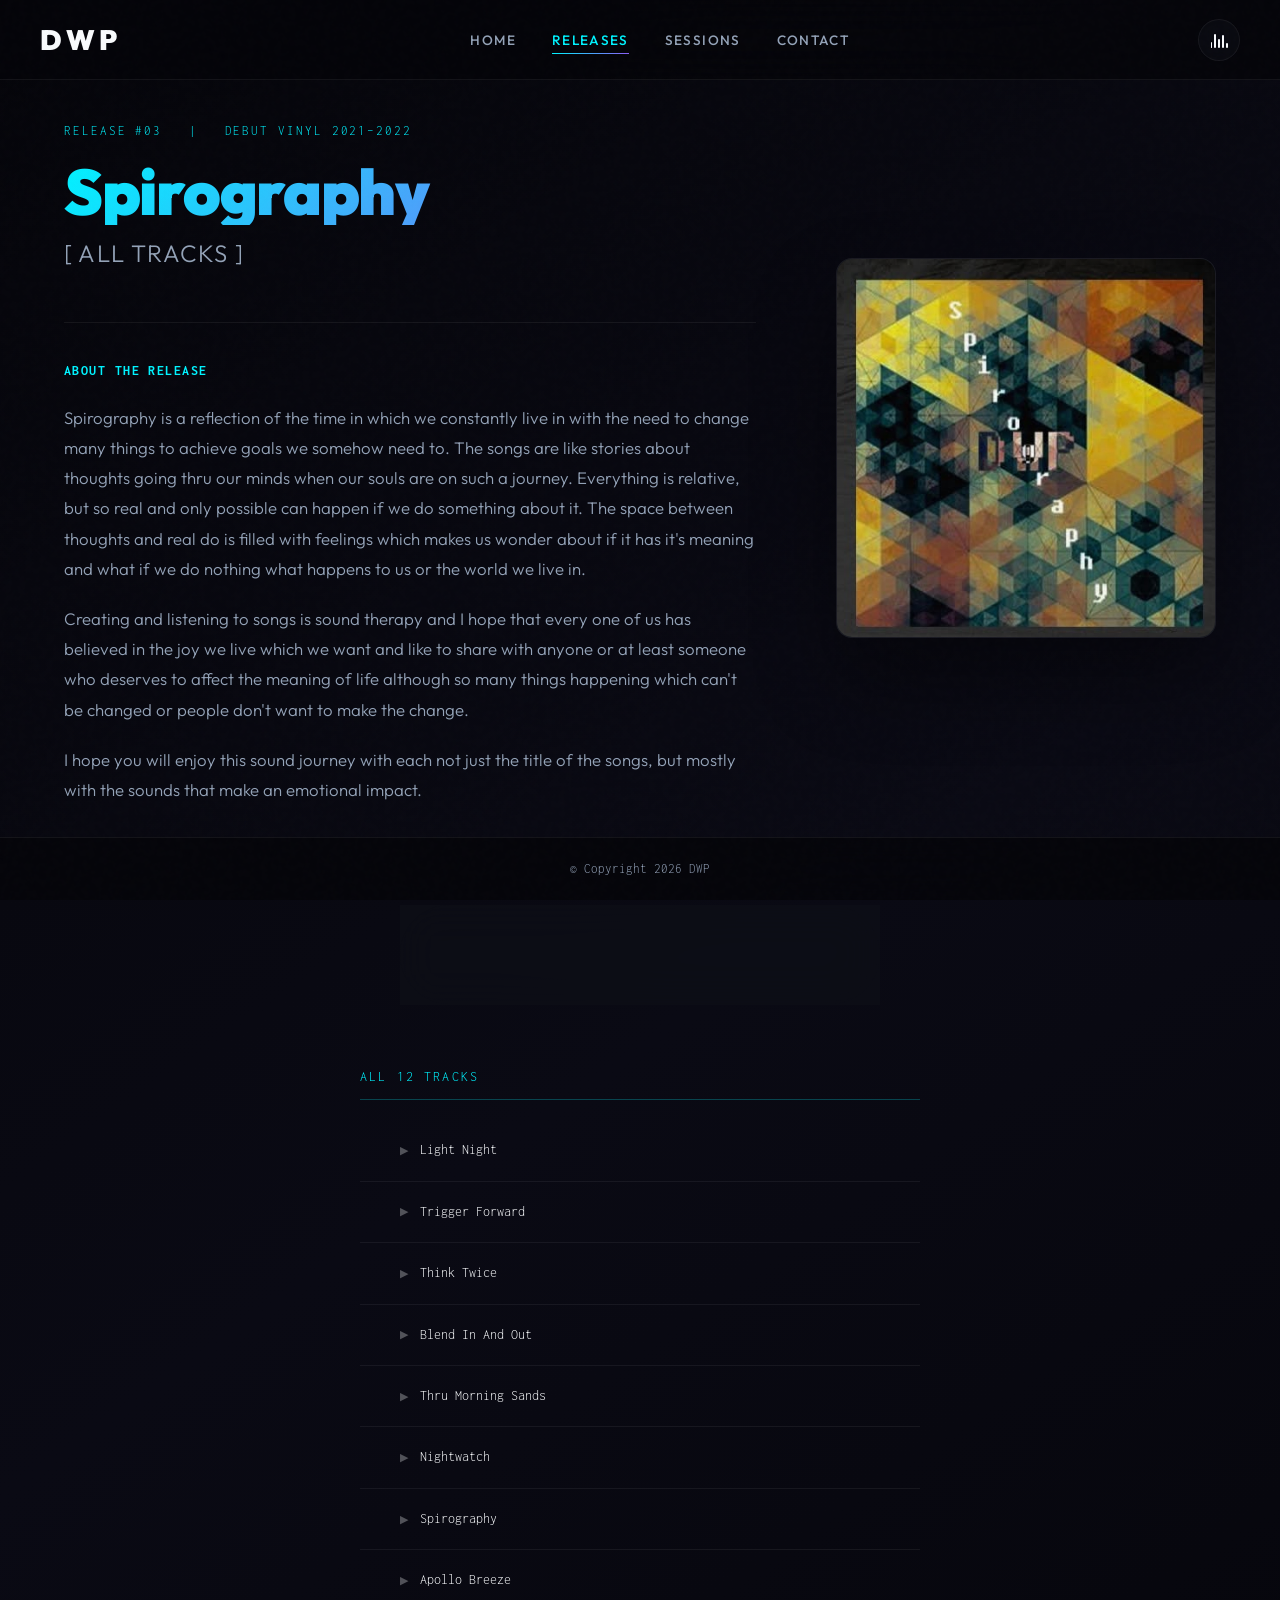
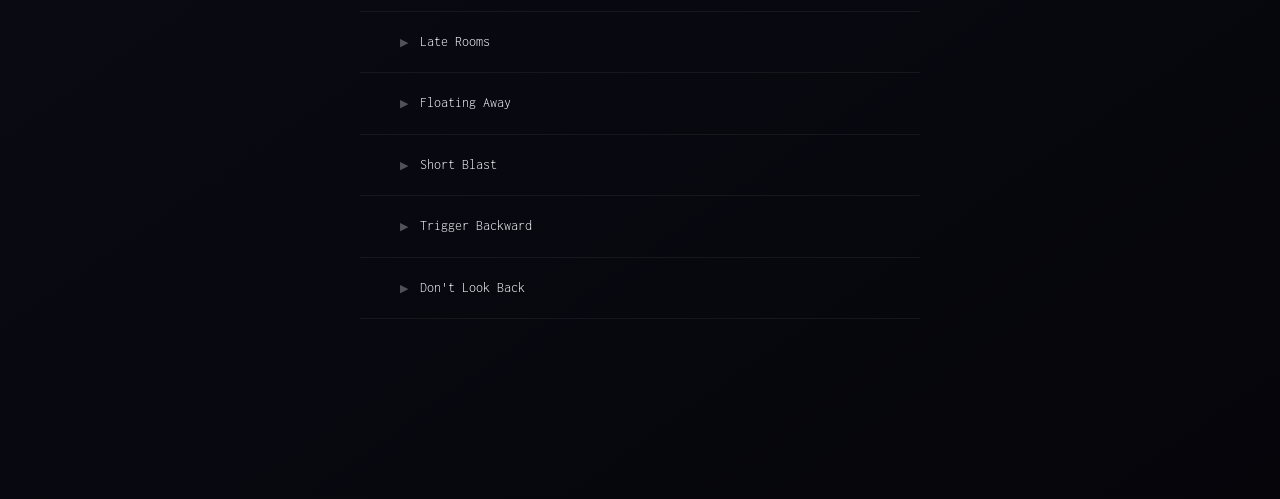
<file: spirography-all.html>
<!DOCTYPE html>
<html lang="en">

<head>
    <meta charset="UTF-8">
    <meta name="viewport" content="width=device-width, initial-scale=1.0">
    <title>Spirography [All Tracks] – DWP</title>
    <link rel="icon" type="image/svg+xml" href="favicon.svg">
    <link rel="preconnect" href="https://fonts.googleapis.com">
    <link rel="preconnect" href="https://fonts.gstatic.com" crossorigin>
    <link href="https://fonts.googleapis.com/css2?family=Outfit:wght@300;400;500;700;900&display=swap" rel="stylesheet">
    <link rel="stylesheet" href="css/style.css">
    <link rel="stylesheet" href="https://cdnjs.cloudflare.com/ajax/libs/font-awesome/6.0.0/css/all.min.css">
</head>

<body>
        <header>
        <a href="index.html" class="logo">DWP</a>
        <nav>
            <ul>
                <li><a href="index.html">Home</a></li>
                <li><a href="releases.html" class="active">Releases</a></li>
                <li><a href="sessions.html">Sessions</a></li>
                <li><a href="contact.html">Contact</a></li>
            </ul>
        </nav>
        <div class="header-actions">
            <button class="bg-player" id="header-bg-player" aria-label="Play Featured Track" title="Play Crystal Beats">
                <span class="bg-player__eq">
                    <span class="eq-bar eq-bar1"></span>
                    <span class="eq-bar eq-bar2"></span>
                    <span class="eq-bar eq-bar3"></span>
                    <span class="eq-bar eq-bar4"></span>
                    <span class="eq-bar eq-bar5"></span>
                </span>
            </button>
            <div class="menu-toggle"><span></span><span></span><span></span></div>
        </div>
    </header>

    <main class="container">
        <section class="release-detail">
            <div class="detail-header">
                <div class="detail-info">
                    <span class="label">Release #03 &nbsp; | &nbsp; Debut Vinyl 2021–2022</span>
                    <h1 class="text-gradient">Spirography</h1>
                    <span class="subtitle">[ All Tracks ]</span>

                    <div class="story-section">
                        <h3 class="story-header">About the release</h3>
                        <p class="story-text">Spirography is a reflection of the time in which we constantly live in
                            with the need to change many things to achieve goals we somehow need to. The songs are like
                            stories about thoughts going thru our minds when our souls are on such a journey. Everything
                            is relative, but so real and only possible can happen if we do something about it. The space
                            between thoughts and real do is filled with feelings which makes us wonder about if it has
                            it's meaning and what if we do nothing what happens to us or the world we live in.</p>

                        <p class="story-text">Creating and listening to songs is sound therapy and I hope that every one
                            of us has believed in the joy we live which we want and like to share with anyone or at
                            least someone who deserves to affect the meaning of life although so many things happening
                            which can't be changed or people don't want to make the change.</p>

                        <p class="story-text">I hope you will enjoy this sound journey with each not just the title of
                            the songs, but mostly with the sounds that make an emotional impact.</p>
                    </div>
                </div>
                <div class="artwork-container">
                    <img src="assets/spirography_all.png" alt="Spirography [All Tracks]">
                </div>
            </div>

            <div class="release-cta">
                <a href="https://www.maileibel.com/dwp/" target="_blank" class="cta-link">MaiLeiBel</a>
                <a href="https://www.maileibel.com/product/dwp-spirography/" target="_blank" class="cta-primary">
                    <span>Get Vinyl version</span>
                </a>
            </div>

            <div class="track-list">
                <div class="part-header">All 12 Tracks</div>
                <div class="track-item" data-audio="audio/all/01-Light-Studio.mp3"><span>Light Night</span></div>
                <div class="track-item" data-audio="audio/all/02-TriggerForward.mp3"><span>Trigger Forward</span></div>
                <div class="track-item" data-audio="audio/all/03-ThinkTwice-Studio.mp3"><span>Think Twice</span></div>
                <div class="track-item" data-audio="audio/all/04-BlendInAndOut-Studio.mp3"><span>Blend In And Out</span></div>
                <div class="track-item" data-audio="audio/all/05-ThruMorningSand.mp3"><span>Thru Morning Sands</span></div>
                <div class="track-item" data-audio="audio/all/06-Nightwatch.mp3"><span>Nightwatch</span></div>
                <div class="track-item" data-audio="audio/all/07-Spirography.mp3"><span>Spirography</span></div>
                <div class="track-item" data-audio="audio/all/08-ApolloBreeze.mp3"><span>Apollo Breeze</span></div>
                <div class="track-item" data-audio="audio/all/09-LateRooms.mp3"><span>Late Rooms</span></div>
                <div class="track-item" data-audio="audio/all/10-FloatingAway.mp3"><span>Floating Away</span></div>
                <div class="track-item" data-audio="audio/all/11-ShortBlast.mp3"><span>Short Blast</span></div>
                <div class="track-item" data-audio="audio/all/12-TriggerBackward.mp3"><span>Trigger Backward</span></div>
                <div class="track-item" data-audio="audio/all/13-DontLookBack-Live.mp3"><span>Don't Look Back</span></div>
            </div>
        </section>
    </main>

    <footer id="main-footer">
        <div class="copy">&copy; Copyright 2026 DWP</div>
    </footer>

    <script src="js/main.js"></script>
</body>

</html>
</file>
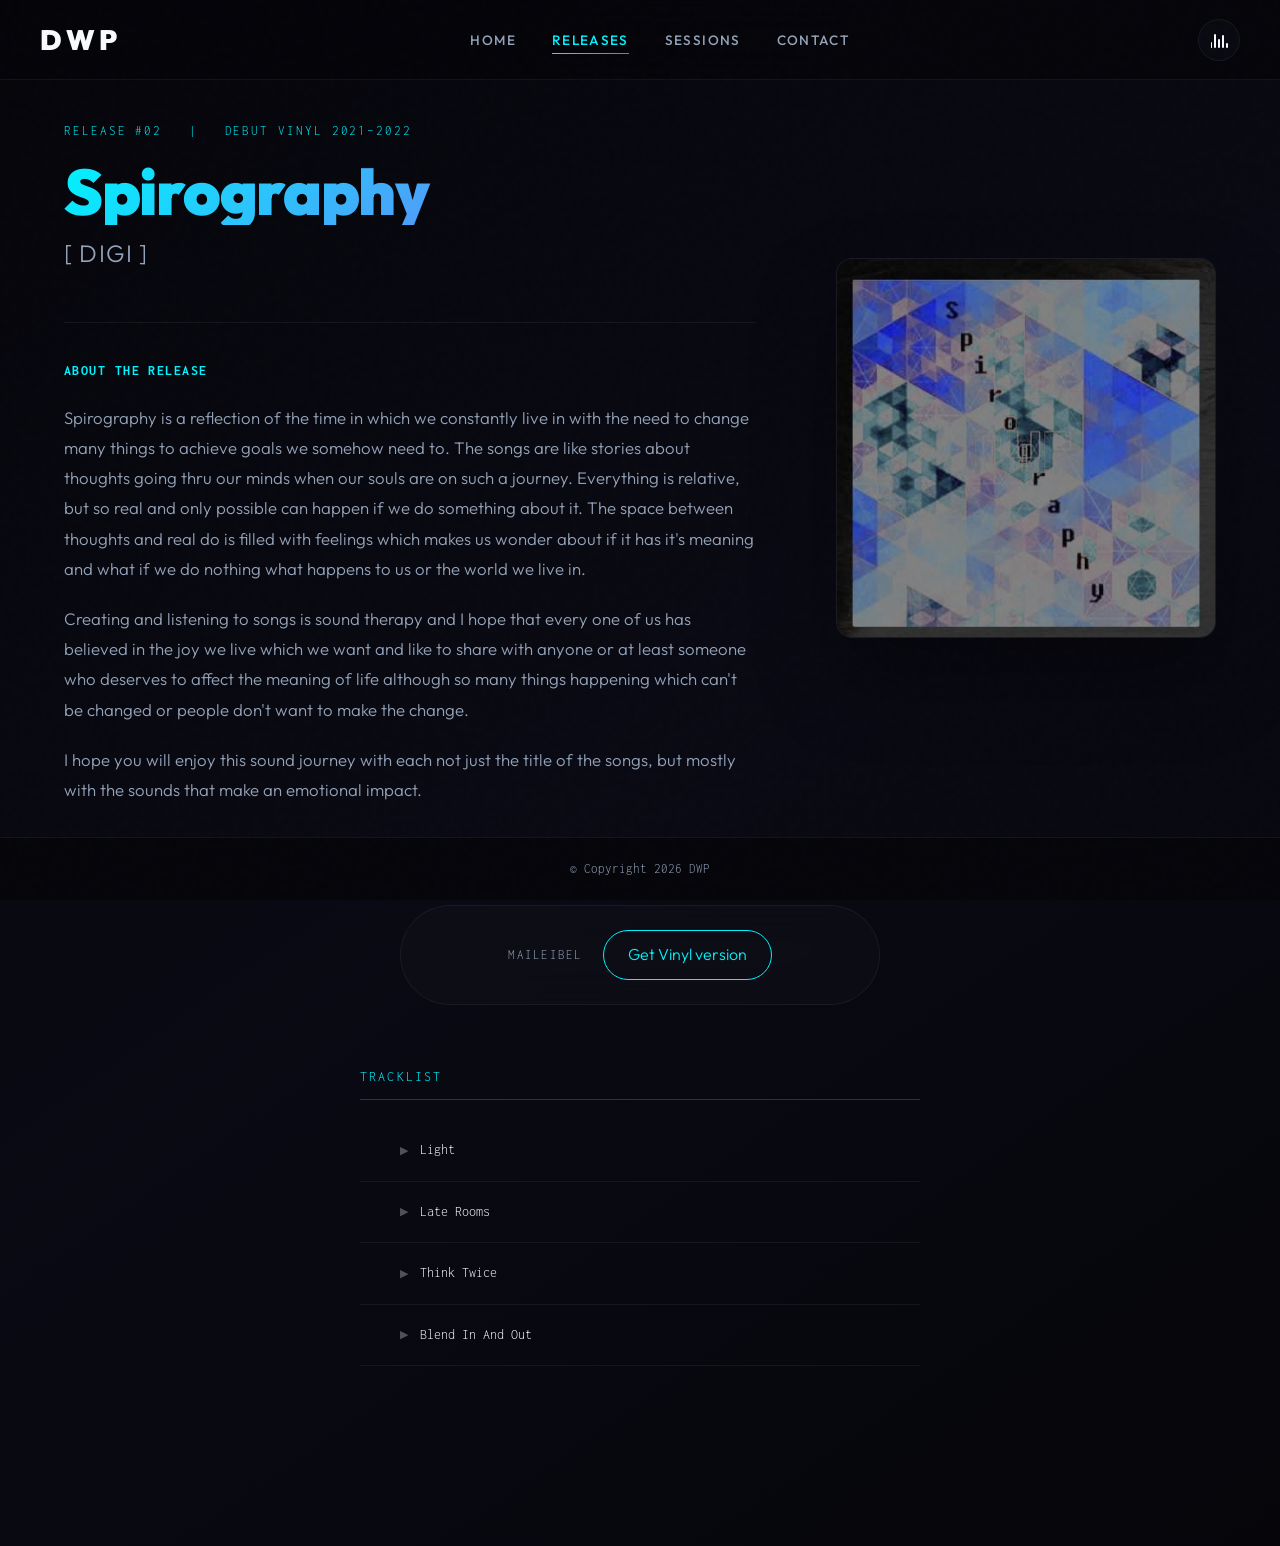
<file: spirography-digi.html>
<!DOCTYPE html>
<html lang="en">

<head>
    <meta charset="UTF-8">
    <meta name="viewport" content="width=device-width, initial-scale=1.0">
    <title>Spirography [Digi] – DWP</title>
    <link rel="icon" type="image/svg+xml" href="favicon.svg">
    <link rel="preconnect" href="https://fonts.googleapis.com">
    <link rel="preconnect" href="https://fonts.gstatic.com" crossorigin>
    <link href="https://fonts.googleapis.com/css2?family=Outfit:wght@300;400;500;700;900&display=swap" rel="stylesheet">
    <link rel="stylesheet" href="css/style.css">
    <link rel="stylesheet" href="https://cdnjs.cloudflare.com/ajax/libs/font-awesome/6.0.0/css/all.min.css">
</head>

<body>
        <header>
        <a href="index.html" class="logo">DWP</a>
        <nav>
            <ul>
                <li><a href="index.html">Home</a></li>
                <li><a href="releases.html" class="active">Releases</a></li>
                <li><a href="sessions.html">Sessions</a></li>
                <li><a href="contact.html">Contact</a></li>
            </ul>
        </nav>
        <div class="header-actions">
            <button class="bg-player" id="header-bg-player" aria-label="Play Featured Track" title="Play Crystal Beats">
                <span class="bg-player__eq">
                    <span class="eq-bar eq-bar1"></span>
                    <span class="eq-bar eq-bar2"></span>
                    <span class="eq-bar eq-bar3"></span>
                    <span class="eq-bar eq-bar4"></span>
                    <span class="eq-bar eq-bar5"></span>
                </span>
            </button>
            <div class="menu-toggle"><span></span><span></span><span></span></div>
        </div>
    </header>

    <main class="container">
        <section class="release-detail">
            <div class="detail-header">
                <div class="detail-info">
                    <span class="label">Release #02 &nbsp; | &nbsp; Debut Vinyl 2021–2022</span>
                    <h1 class="text-gradient">Spirography</h1>
                    <span class="subtitle">[ Digi ]</span>

                    <div class="story-section">
                        <h3 class="story-header">About the release</h3>
                        <p class="story-text">Spirography is a reflection of the time in which we constantly live in
                            with the need to change many things to achieve goals we somehow need to. The songs are like
                            stories about thoughts going thru our minds when our souls are on such a journey. Everything
                            is relative, but so real and only possible can happen if we do something about it. The space
                            between thoughts and real do is filled with feelings which makes us wonder about if it has
                            it's meaning and what if we do nothing what happens to us or the world we live in.</p>

                        <p class="story-text">Creating and listening to songs is sound therapy and I hope that every one
                            of us has believed in the joy we live which we want and like to share with anyone or at
                            least someone who deserves to affect the meaning of life although so many things happening
                            which can't be changed or people don't want to make the change.</p>

                        <p class="story-text">I hope you will enjoy this sound journey with each not just the title of
                            the songs, but mostly with the sounds that make an emotional impact.</p>
                    </div>
                </div>
                <div class="artwork-container">
                    <img src="assets/spirography_digi.png" alt="Spirography [Digi]">
                </div>
            </div>

            <div class="release-cta">
                <a href="https://www.maileibel.com/dwp/" target="_blank" class="cta-link">MaiLeiBel</a>
                <a href="https://www.maileibel.com/product/dwp-spirography/" target="_blank" class="cta-primary">
                    <span>Get Vinyl version</span>
                </a>
            </div>

            <div class="track-list">
                <div class="part-header">Tracklist</div>
                <div class="track-item" data-audio="audio/vinyl/01-Light-Studio.mp3"><span>Light</span></div>
                <div class="track-item" data-audio="audio/vinyl/09-LateRooms.mp3"><span>Late Rooms</span></div>
                <div class="track-item" data-audio="audio/vinyl/03-ThinkTwice-Studio.mp3"><span>Think Twice</span></div>
                <div class="track-item" data-audio="audio/vinyl/04-BlendInAndOut-Studio.mp3"><span>Blend In And
                        Out</span></div>
            </div>
        </section>
    </main>

    <footer id="main-footer">
        <div class="copy">&copy; Copyright 2026 DWP</div>
    </footer>

    <script src="js/main.js"></script>
</body>

</html>
</file>
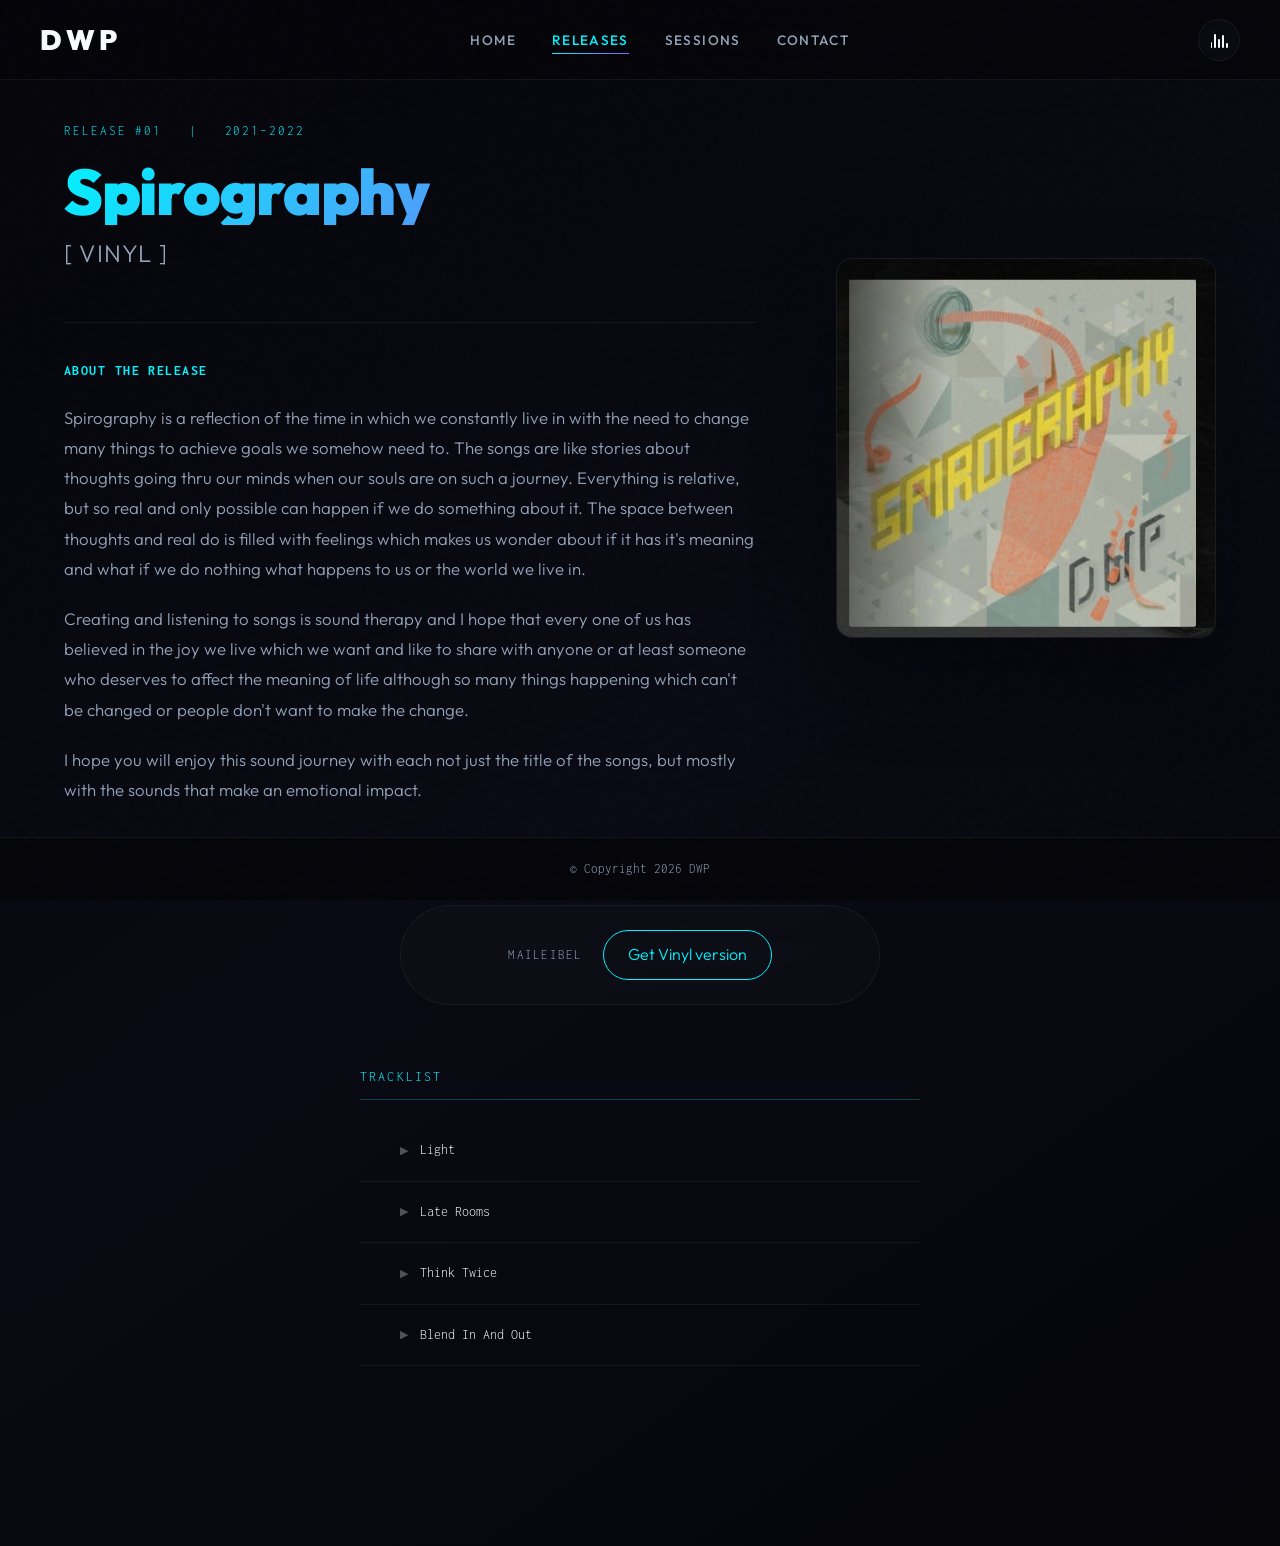
<file: spirography-vinyl.html>
<!DOCTYPE html>
<html lang="en">

<head>
    <meta charset="UTF-8">
    <meta name="viewport" content="width=device-width, initial-scale=1.0">
    <title>Spirography [Vinyl] – DWP</title>
    <link rel="icon" type="image/svg+xml" href="favicon.svg">
    <link rel="preconnect" href="https://fonts.googleapis.com">
    <link rel="preconnect" href="https://fonts.gstatic.com" crossorigin>
    <link href="https://fonts.googleapis.com/css2?family=Outfit:wght@300;400;500;700;900&display=swap" rel="stylesheet">
    <link rel="stylesheet" href="css/style.css">
    <link rel="stylesheet" href="https://cdnjs.cloudflare.com/ajax/libs/font-awesome/6.0.0/css/all.min.css">
</head>

<body>
        <header>
        <a href="index.html" class="logo">DWP</a>
        <nav>
            <ul>
                <li><a href="index.html">Home</a></li>
                <li><a href="releases.html" class="active">Releases</a></li>
                <li><a href="sessions.html">Sessions</a></li>
                <li><a href="contact.html">Contact</a></li>
            </ul>
        </nav>
        <div class="header-actions">
            <button class="bg-player" id="header-bg-player" aria-label="Play Featured Track" title="Play Crystal Beats">
                <span class="bg-player__eq">
                    <span class="eq-bar eq-bar1"></span>
                    <span class="eq-bar eq-bar2"></span>
                    <span class="eq-bar eq-bar3"></span>
                    <span class="eq-bar eq-bar4"></span>
                    <span class="eq-bar eq-bar5"></span>
                </span>
            </button>
            <div class="menu-toggle"><span></span><span></span><span></span></div>
        </div>
    </header>

    <main class="container">
        <section class="release-detail">
            <div class="detail-header">
                <div class="detail-info">
                    <span class="label">Release #01 &nbsp; | &nbsp; 2021–2022</span>
                    <h1 class="text-gradient">Spirography</h1>
                    <span class="subtitle">[ Vinyl ]</span>

                    <div class="story-section">
                        <h3 class="story-header">About the release</h3>
                        <p class="story-text">Spirography is a reflection of the time in which we constantly live in
                            with the need to change many things to achieve goals we somehow need to. The songs are like
                            stories about thoughts going thru our minds when our souls are on such a journey. Everything
                            is relative, but so real and only possible can happen if we do something about it. The space
                            between thoughts and real do is filled with feelings which makes us wonder about if it has
                            it's meaning and what if we do nothing what happens to us or the world we live in.</p>

                        <p class="story-text">Creating and listening to songs is sound therapy and I hope that every one
                            of us has believed in the joy we live which we want and like to share with anyone or at
                            least someone who deserves to affect the meaning of life although so many things happening
                            which can't be changed or people don't want to make the change.</p>

                        <p class="story-text">I hope you will enjoy this sound journey with each not just the title of
                            the songs, but mostly with the sounds that make an emotional impact.</p>
                    </div>
                </div>
                <div class="artwork-container">
                    <img src="assets/spirography_vinyl.png" alt="Spirography [Vinyl]">
                </div>
            </div>

            <div class="release-cta">
                <a href="https://www.maileibel.com/dwp/" target="_blank" class="cta-link">MaiLeiBel</a>
                <a href="https://www.maileibel.com/product/dwp-spirography/" target="_blank" class="cta-primary">
                    <span>Get Vinyl version</span>
                </a>
            </div>

            <div class="track-list">
                <div class="part-header">Tracklist</div>
                <div class="track-item" data-audio="audio/vinyl/01-Light-Studio.mp3"><span>Light</span></div>
                <div class="track-item" data-audio="audio/vinyl/09-LateRooms.mp3"><span>Late Rooms</span></div>
                <div class="track-item" data-audio="audio/vinyl/03-ThinkTwice-Studio.mp3"><span>Think Twice</span></div>
                <div class="track-item" data-audio="audio/vinyl/04-BlendInAndOut-Studio.mp3"><span>Blend In And
                        Out</span></div>
            </div>
        </section>
    </main>

    <footer id="main-footer">
        <div class="copy">&copy; Copyright 2026 DWP</div>
    </footer>

    <script src="js/main.js"></script>
</body>

</html>
</file>
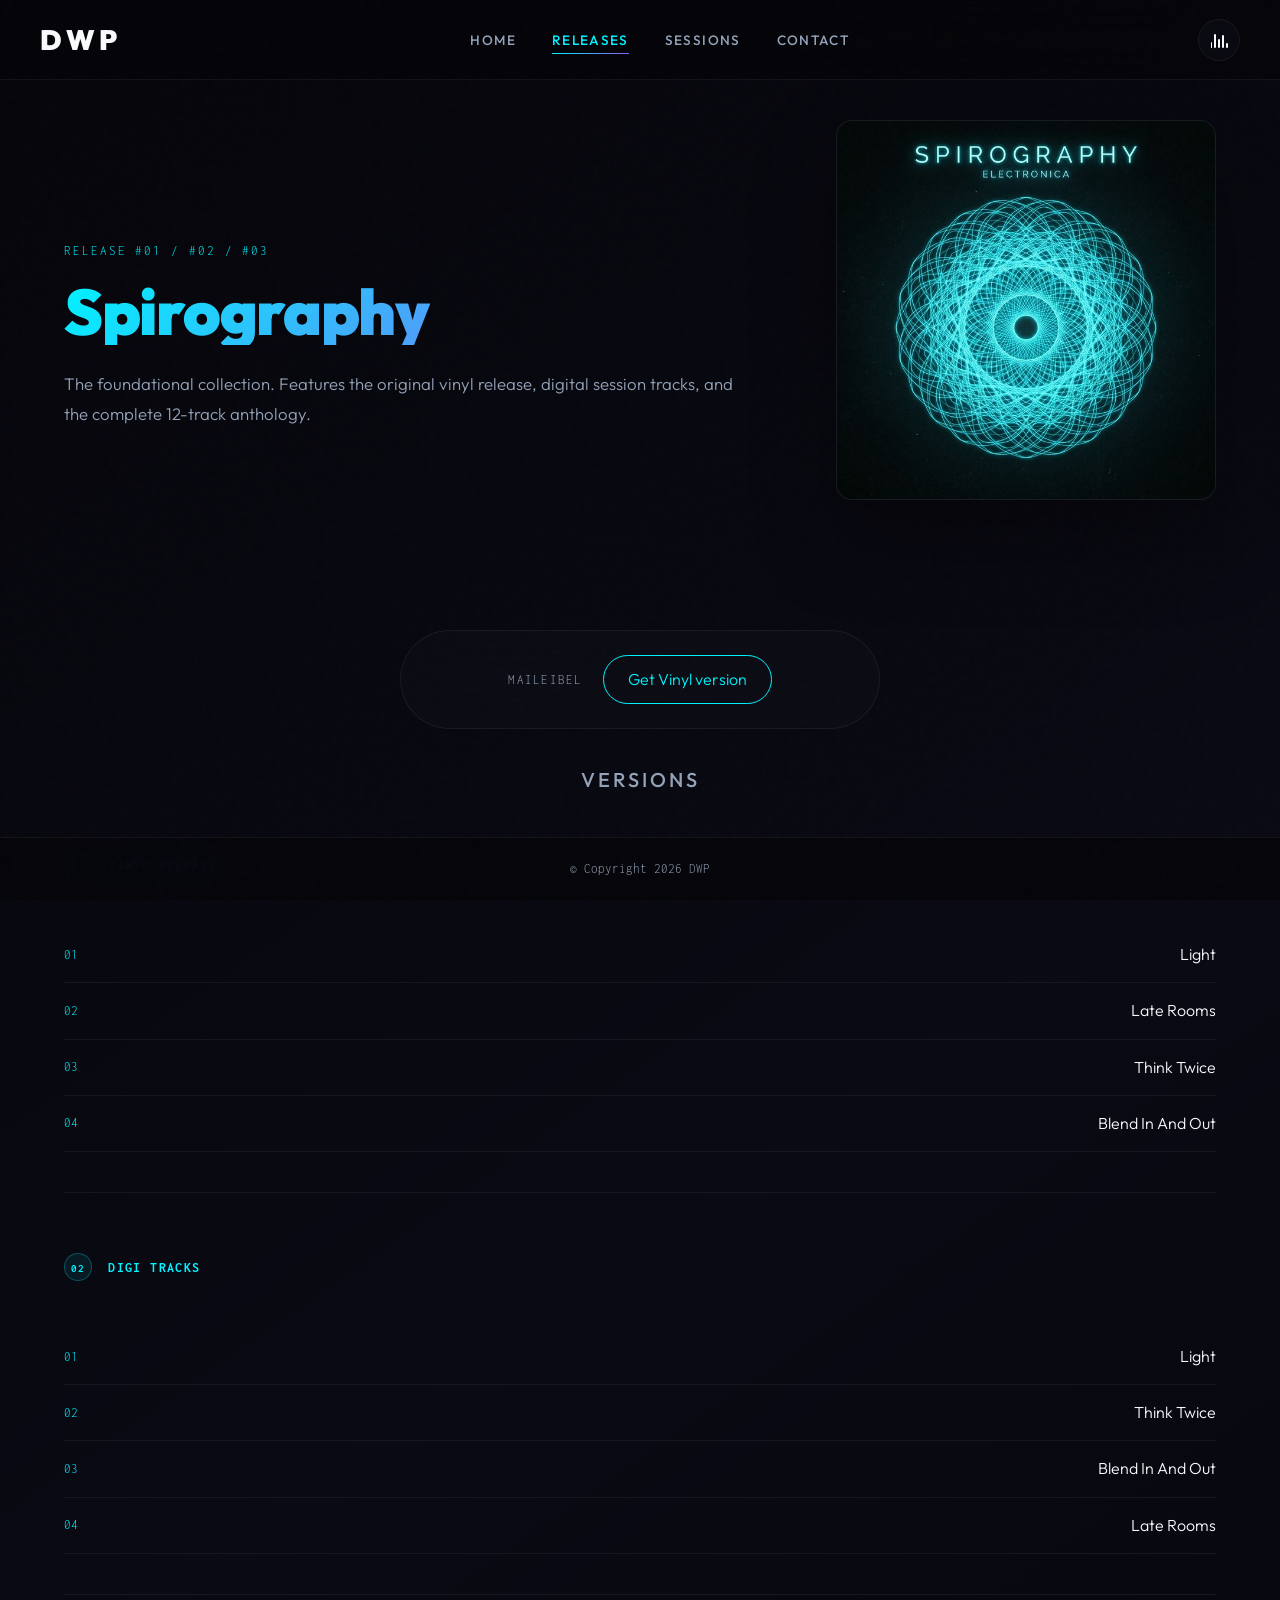
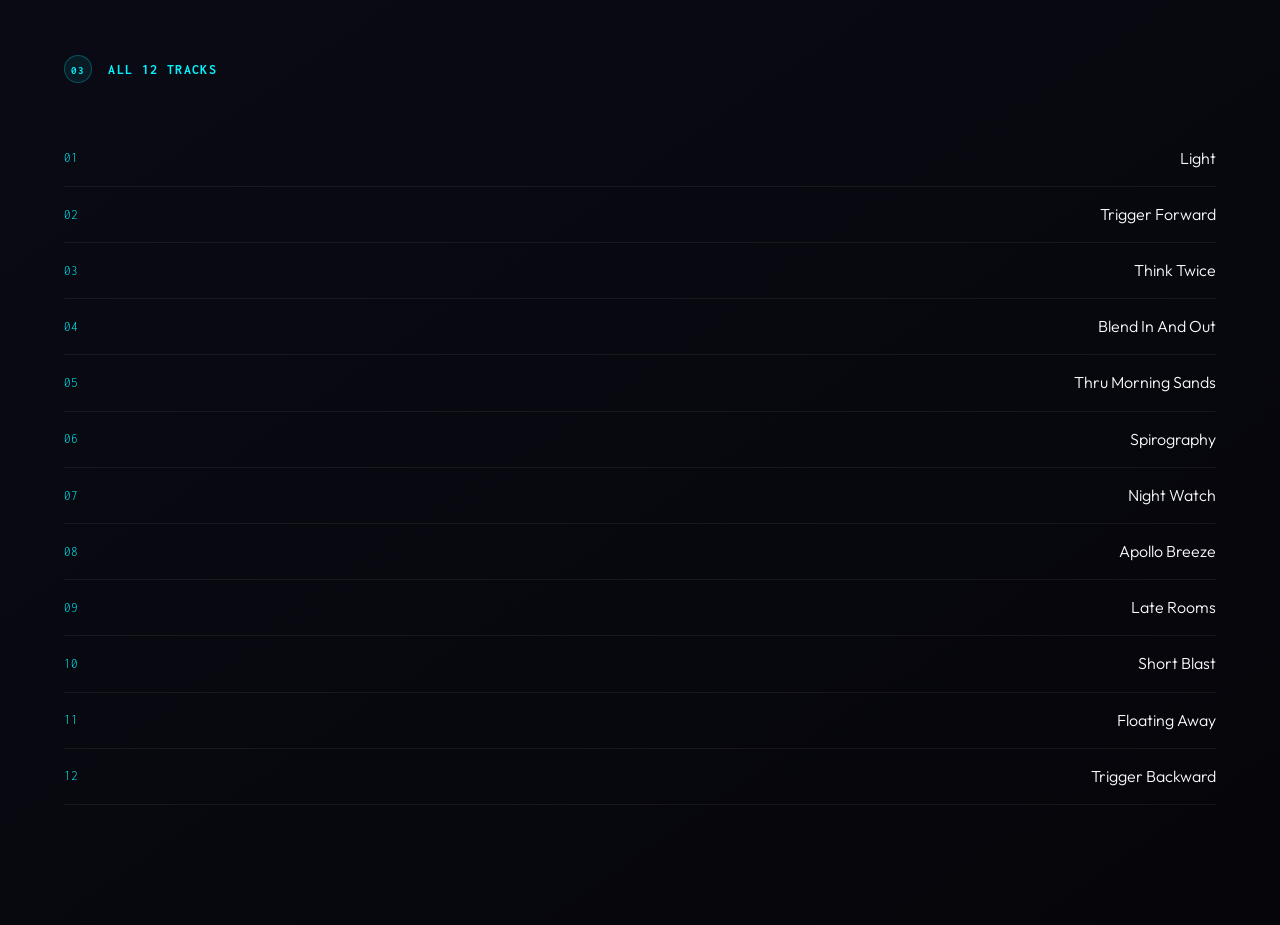
<file: spirography.html>
<!DOCTYPE html>
<html lang="en">

<head>
    <meta charset="UTF-8">
    <meta name="viewport" content="width=device-width, initial-scale=1.0">
    <title>Spirography – DWP</title>
    <link rel="icon" type="image/svg+xml" href="favicon.svg">
    <link rel="preconnect" href="https://fonts.googleapis.com">
    <link rel="preconnect" href="https://fonts.gstatic.com" crossorigin>
    <link href="https://fonts.googleapis.com/css2?family=Outfit:wght@300;400;500;700;900&display=swap" rel="stylesheet">
    <link rel="stylesheet" href="css/style.css">
    <link rel="stylesheet" href="https://cdnjs.cloudflare.com/ajax/libs/font-awesome/6.0.0/css/all.min.css">
</head>

<body>
        <header>
        <a href="index.html" class="logo">DWP</a>
        <nav>
            <ul>
                <li><a href="index.html">Home</a></li>
                <li><a href="releases.html" class="active">Releases</a></li>
                <li><a href="sessions.html">Sessions</a></li>
                <li><a href="contact.html">Contact</a></li>
            </ul>
        </nav>
        <div class="header-actions">
            <button class="bg-player" id="header-bg-player" aria-label="Play Featured Track" title="Play Crystal Beats">
                <span class="bg-player__eq">
                    <span class="eq-bar eq-bar1"></span>
                    <span class="eq-bar eq-bar2"></span>
                    <span class="eq-bar eq-bar3"></span>
                    <span class="eq-bar eq-bar4"></span>
                    <span class="eq-bar eq-bar5"></span>
                </span>
            </button>
            <div class="menu-toggle"><span></span><span></span><span></span></div>
        </div>
    </header>

    <main class="container">
        <section class="release-detail">
            <div class="detail-header">
                <div class="detail-info">
                    <span class="label">Release #01 / #02 / #03</span>
                    <h1 class="text-gradient">Spirography</h1>
                    <p class="description">The foundational collection. Features the original vinyl release, digital
                        session tracks, and the complete 12-track anthology.</p>
                </div>
                <div class="artwork-container">
                    <img src="assets/spirography.png" alt="Spirography">
                </div>
            </div>

            <div class="release-cta">
                <a href="https://www.maileibel.com/dwp/" target="_blank" class="cta-link">MaiLeiBel</a>
                <a href="https://www.maileibel.com/product/dwp-spirography/" target="_blank" class="cta-primary">
                    <span>Get Vinyl version</span>
                </a>
            </div>

            <div class="tracklist-section">
                <h2 class="section-title">Versions</h2>

                <!-- Version 1: Vinyl -->
                <div class="version-block">
                    <h3 class="version-header"><span class="version-num">01</span> Vinyl Release</h3>
                    <ul class="tracklist">
                        <li class="track-item"><span class="track-num">01</span> Light</li>
                        <li class="track-item"><span class="track-num">02</span> Late Rooms</li>
                        <li class="track-item"><span class="track-num">03</span> Think Twice</li>
                        <li class="track-item"><span class="track-num">04</span> Blend In And Out</li>
                    </ul>
                </div>

                <!-- Version 2: Digi -->
                <div class="version-block">
                    <h3 class="version-header"><span class="version-num">02</span> Digi Tracks</h3>
                    <ul class="tracklist">
                        <li class="track-item"><span class="track-num">01</span> Light</li>
                        <li class="track-item"><span class="track-num">02</span> Think Twice</li>
                        <li class="track-item"><span class="track-num">03</span> Blend In And Out</li>
                        <li class="track-item"><span class="track-num">04</span> Late Rooms</li>
                    </ul>
                </div>

                <!-- Version 3: All Tracks -->
                <div class="version-block">
                    <h3 class="version-header"><span class="version-num">03</span> All 12 Tracks</h3>
                    <ul class="tracklist">
                        <li class="track-item"><span class="track-num">01</span> Light</li>
                        <li class="track-item"><span class="track-num">02</span> Trigger Forward</li>
                        <li class="track-item"><span class="track-num">03</span> Think Twice</li>
                        <li class="track-item"><span class="track-num">04</span> Blend In And Out</li>
                        <li class="track-item"><span class="track-num">05</span> Thru Morning Sands</li>
                        <li class="track-item"><span class="track-num">06</span> Spirography</li>
                        <li class="track-item"><span class="track-num">07</span> Night Watch</li>
                        <li class="track-item"><span class="track-num">08</span> Apollo Breeze</li>
                        <li class="track-item"><span class="track-num">09</span> Late Rooms</li>
                        <li class="track-item"><span class="track-num">10</span> Short Blast</li>
                        <li class="track-item"><span class="track-num">11</span> Floating Away</li>
                        <li class="track-item"><span class="track-num">12</span> Trigger Backward</li>
                    </ul>
                </div>
            </div>
        </section>
    </main>

    <footer id="main-footer">
        <div class="copy">&copy; Copyright 2026 DWP</div>
    </footer>

    <script src="js/main.js"></script>
</body>

</html>
</file>
<file: css/style.css>
/* ==========================================================================
   DWP Sound Universe — Modern Dark Music Theme
   ========================================================================== */

@import url('https://fonts.googleapis.com/css2?family=Chivo:wght@400;700&family=Inconsolata:wght@300;400;600&family=Outfit:wght@300;400;500;700;900&display=swap');

/* ===== CSS VARIABLES ===== */
:root {
    /* Core palette — rich dark, not flat black */
    --bg-primary: #05050a;
    --bg-gradient: linear-gradient(145deg, #05050a 0%, #0a0a14 50%, #05050a 100%);

    /* Text */
    --text-primary: #f8fafc;
    --text-secondary: #94a3b8;

    /* Accents */
    --accent-cyan: #00f3ff;
    --accent-violet: #8b5cf6;
    --accent-gradient: linear-gradient(135deg, #00f3ff 0%, #8b5cf6 100%);

    /* Glass / surfaces */
    --glass-bg: rgba(15, 17, 25, 0.55);
    --glass-bg-strong: rgba(15, 17, 25, 0.75);
    --glass-border: rgba(255, 255, 255, 0.06);
    --glass-border-strong: rgba(0, 243, 255, 0.25);

    /* Layout */
    --nav-height: 80px;
    --max-width: 1200px;
    --radius-sm: 4px;
    --radius-md: 8px;
    --radius-lg: 16px;
    --radius-xl: 24px;
    --radius-full: 999px;

    /* Fonts */
    --font-main: 'Outfit', sans-serif;
    --font-mono: 'Inconsolata', monospace;
    --font-heading: 'Outfit', sans-serif;

    /* Transitions */
    --transition-sm: all 0.2s cubic-bezier(0.4, 0, 0.2, 1);
    --transition-base: all 0.3s cubic-bezier(0.25, 0.45, 0.45, 0.95);
    --transition-reveal: all 1.2s cubic-bezier(0.17, 0.96, 0.33, 0.99);
}

/* ===== RESET & BASE ===== */
*, *::before, *::after {
    margin: 0;
    padding: 0;
    box-sizing: border-box;
}

html {
    scroll-behavior: smooth;
    scroll-padding-top: calc(var(--nav-height) + 20px);
}

body {
    background: var(--bg-gradient);
    color: var(--text-primary);
    font-family: var(--font-main);
    font-weight: 300;
    overflow-x: hidden;
    line-height: 1.7;
    min-height: 100vh;
    -webkit-font-smoothing: antialiased;
    -moz-osx-font-smoothing: grayscale;
}

a {
    text-decoration: none;
    color: inherit;
    transition: var(--transition-base);
}

img {
    max-width: 100%;
    display: block;
}

/* ===== TYPOGRAPHY ===== */
h1, h2, h3 {
    font-weight: 700;
    font-family: var(--font-heading);
    letter-spacing: -0.02em;
    line-height: 1.1;
}

h1 { font-size: 3.5rem; }
h2 { font-size: 2.5rem; }
h3 { font-size: 1.5rem; }

.text-gradient {
    background: var(--accent-gradient);
    -webkit-background-clip: text;
    -webkit-text-fill-color: transparent;
    background-clip: text;
    color: transparent;
}

.text-accent {
    color: var(--accent-cyan);
}

.font-mono { font-family: var(--font-mono); }
.font-heading { font-family: var(--font-heading); }

.uppercase { text-transform: uppercase; }
.letter-spacing-wider { letter-spacing: 0.05em; }
.letter-spacing-widest { letter-spacing: 0.15em; }

/* Utility labels — monospace caps, small */
.label, .part-header, .release-number, .venue-number,
.story-header, .collab-role, .info-label, .date-month {
    font-family: var(--font-mono);
    font-size: 0.75rem;
    text-transform: uppercase;
    letter-spacing: 0.1em;
    display: block;
}

/* ===== LAYOUT ===== */
.container {
    max-width: var(--max-width);
    margin: 0 auto;
    padding: 0 24px;
}

.section {
    padding: 120px 0;
}

.section-title {
    text-align: center;
    font-size: 1.25rem;
    letter-spacing: 0.15em;
    text-transform: uppercase;
    color: var(--text-secondary);
    margin-bottom: 60px;
    font-family: var(--font-main);
    font-weight: 500;
}

/* ===== NOISE OVERLAY (Angio-inspired texture) ===== */
body::before {
    content: '';
    position: fixed;
    top: 0;
    left: 0;
    width: 100%;
    height: 100%;
    background-image: url("data:image/svg+xml,%3Csvg viewBox='0 0 200 200' xmlns='http://www.w3.org/2000/svg'%3E%3Cfilter id='noiseFilter'%3E%3CfeTurbulence type='fractalNoise' baseFrequency='0.65' numOctaves='3' stitchTiles='stitch'/%3E%3C/filter%3E%3Crect width='100%25' height='100%25' filter='url(%23noiseFilter)'/%3E%3C/svg%3E");
    opacity: 0.015;
    pointer-events: none;
    z-index: 9999;
}

/* ===== HOME INTRO / ANGIO-LIKE CHROME ===== */
.home-page.is-loading {
    overflow: hidden;
}

.site-loader {
    position: fixed;
    inset: 0;
    z-index: 10000;
    display: flex;
    flex-direction: column;
    align-items: center;
    justify-content: center;
    gap: 18px;
    background:
        radial-gradient(circle at 50% 45%, rgba(0, 243, 255, 0.12), transparent 32%),
        radial-gradient(circle at 58% 60%, rgba(139, 92, 246, 0.1), transparent 34%),
        #05050a;
    transition: opacity 0.8s ease, visibility 0.8s ease, transform 0.8s ease;
}

.home-page.loaded .site-loader {
    opacity: 0;
    visibility: hidden;
    transform: scale(1.04);
    pointer-events: none;
}

.site-loader__mark {
    font-size: clamp(2.8rem, 8vw, 6rem);
    font-weight: 900;
    letter-spacing: 0.22em;
    margin-right: -0.22em;
    text-shadow: 0 0 36px rgba(0, 243, 255, 0.32);
}

.site-loader__line {
    width: min(260px, 56vw);
    height: 1px;
    overflow: hidden;
    background: rgba(255, 255, 255, 0.12);
    position: relative;
}

.site-loader__line::after {
    content: '';
    position: absolute;
    inset: 0;
    background: var(--accent-gradient);
    animation: loader-line 1.25s cubic-bezier(0.76, 0, 0.24, 1) infinite;
}

.site-loader__text {
    font-family: var(--font-mono);
    font-size: 0.72rem;
    text-transform: uppercase;
    letter-spacing: 0.24em;
    color: var(--text-secondary);
}

@keyframes loader-line {
    0% { transform: translateX(-105%); }
    50% { transform: translateX(0); }
    100% { transform: translateX(105%); }
}

.home-side {
    position: fixed;
    top: 50%;
    z-index: 900;
    display: flex;
    align-items: center;
    gap: 18px;
    font-family: var(--font-mono);
    font-size: 0.72rem;
    text-transform: uppercase;
    letter-spacing: 0.18em;
    color: rgba(248, 250, 252, 0.42);
    pointer-events: none;
    opacity: 0;
    transform: translateY(-50%);
    animation: side-reveal 1s ease 1.1s forwards;
}

.home-side--left {
    left: 34px;
    writing-mode: vertical-rl;
    transform: translateY(-50%) rotate(180deg);
}

.home-side--right {
    right: 34px;
    writing-mode: vertical-rl;
}

.home-side span:not(:last-child)::after {
    content: '';
    display: inline-block;
    width: 1px;
    height: 34px;
    margin: 18px 0;
    background: linear-gradient(180deg, transparent, rgba(0, 243, 255, 0.65), transparent);
}

@keyframes side-reveal {
    to { opacity: 1; }
}

/* ===== HEADER & NAVIGATION ===== */
header {
    height: var(--nav-height);
    padding: 0 40px;
    display: flex;
    align-items: center;
    justify-content: space-between;
    position: fixed;
    top: 0;
    left: 0;
    width: 100%;
    z-index: 1000;
    background: rgba(5, 5, 10, 0.85);
    backdrop-filter: blur(20px);
    border-bottom: 1px solid var(--glass-border);
    transition: var(--transition-base);
}

header.scrolled {
    background: rgba(5, 5, 10, 0.95);
    border-bottom-color: var(--glass-border-strong);
    box-shadow: 0 2px 20px rgba(0, 0, 0, 0.3);
}

.logo {
    font-size: 1.75rem;
    font-weight: 900;
    letter-spacing: 0.15em;
    font-family: var(--font-heading);
    position: relative;
    transition: var(--transition-base);
}

.logo::after {
    content: '';
    position: absolute;
    bottom: -4px;
    left: 0;
    width: 100%;
    height: 2px;
    background: var(--accent-gradient);
    transform: scaleX(0);
    transform-origin: right;
    transition: transform 0.3s cubic-bezier(0.4, 0, 0.2, 1);
}

.logo:hover {
    color: var(--accent-cyan);
}

.logo:hover::after {
    transform: scaleX(1);
    transform-origin: left;
}

nav ul {
    display: flex;
    list-style: none;
    gap: 36px;
}

nav ul li a {
    font-size: 0.85rem;
    font-weight: 500;
    text-transform: uppercase;
    letter-spacing: 0.1em;
    color: var(--text-secondary);
    position: relative;
    padding: 5px 0;
}

nav ul li a:hover,
nav ul li a.active {
    color: var(--accent-cyan);
}

nav ul li a::after {
    content: '';
    position: absolute;
    bottom: 0;
    left: 0;
    width: 100%;
    height: 1px;
    background: var(--accent-gradient);
    transform: scaleX(0);
    transform-origin: right;
    transition: transform 0.3s cubic-bezier(0.4, 0, 0.2, 1);
}

nav ul li a:hover::after,
nav ul li a.active::after {
    transform: scaleX(1);
    transform-origin: left;
}

/* Header Actions & Equalizer Player (Angio Style) */
.header-actions {
    display: flex;
    align-items: center;
    gap: 16px;
}

.bg-player {
    position: relative;
    width: 42px;
    height: 42px;
    border-radius: 50%;
    background: var(--glass-bg);
    border: 1px solid var(--glass-border);
    display: inline-flex;
    align-items: center;
    justify-content: center;
    cursor: pointer;
    transition: var(--transition-base);
    backdrop-filter: blur(10px);
    padding: 0;
    color: var(--text-primary);
}

.bg-player:hover {
    border-color: var(--accent-cyan);
    box-shadow: 0 0 16px rgba(0, 243, 255, 0.35);
    transform: scale(1.06);
}

.bg-player__eq {
    display: flex;
    align-items: flex-end;
    gap: 2.5px;
    height: 16px;
    width: 17px;
    pointer-events: none;
}

.bg-player__eq .eq-bar {
    width: 2px;
    background: var(--text-primary);
    border-radius: 1px;
    transition: background 0.3s ease, height 0.25s ease;
}

.bg-player__eq .eq-bar1 { height: 6px; }
.bg-player__eq .eq-bar2 { height: 14px; }
.bg-player__eq .eq-bar3 { height: 9px; }
.bg-player__eq .eq-bar4 { height: 13px; }
.bg-player__eq .eq-bar5 { height: 5px; }

.bg-player.playing {
    border-color: var(--accent-cyan);
    background: rgba(0, 243, 255, 0.12);
    box-shadow: 0 0 18px rgba(0, 243, 255, 0.4);
}

.bg-player.playing .eq-bar {
    background: var(--accent-cyan);
}

.bg-player.playing .eq-bar1 { animation: anim__eq-bar 0.32s alternate infinite ease-in-out; }
.bg-player.playing .eq-bar2 { animation: anim__eq-bar 0.44s alternate infinite ease-in-out 0.1s; }
.bg-player.playing .eq-bar3 { animation: anim__eq-bar 0.28s alternate infinite ease-in-out 0.05s; }
.bg-player.playing .eq-bar4 { animation: anim__eq-bar 0.38s alternate infinite ease-in-out 0.15s; }
.bg-player.playing .eq-bar5 { animation: anim__eq-bar 0.46s alternate infinite ease-in-out 0.08s; }

@keyframes anim__eq-bar {
    0% { height: 3px; }
    100% { height: 16px; }
}

/* Burger Menu Toggle */
.menu-toggle {
    display: none;
    flex-direction: column;
    justify-content: space-between;
    width: 32px;
    height: 26px;
    cursor: pointer;
    z-index: 1001;
    padding: 0;
    background: transparent;
    border: none;
}

.menu-toggle span {
    display: block;
    width: 100%;
    height: 3px;
    background: var(--text-primary);
    border-radius: 2px;
    transition: all 0.3s cubic-bezier(0.4, 0, 0.2, 1);
    position: relative;
}

.menu-active .menu-toggle span:nth-child(1) {
    transform: translateY(11px) rotate(45deg);
}

.menu-active .menu-toggle span:nth-child(2) {
    opacity: 0;
    transform: scaleX(0);
}

.menu-active .menu-toggle span:nth-child(3) {
    transform: translateY(-11px) rotate(-45deg);
}

/* ===== HERO SECTION (Angio Fluid Wave Style) ===== */
.hero {
    height: 100vh;
    min-height: 650px;
    display: flex;
    flex-direction: column;
    align-items: center;
    justify-content: center;
    text-align: center;
    position: relative;
    padding-top: var(--nav-height);
    overflow: hidden;
}

/* Magic Liquid Wave Canvas */
#magic-wave {
    position: absolute;
    top: 0;
    left: 0;
    width: 100%;
    height: 100%;
    z-index: 1;
    pointer-events: none;
    opacity: 0.95;
}

.hero-bg {
    position: absolute;
    top: 0;
    left: 0;
    width: 100%;
    height: 100%;
    z-index: 0;
    overflow: hidden;
    background: radial-gradient(circle at 50% 50%, rgba(10, 10, 20, 1) 0%, rgba(5, 5, 10, 1) 100%);
}

.hero-glow {
    position: absolute;
    width: 100%;
    height: 100%;
    top: 0;
    left: 0;
    background:
        radial-gradient(circle at 30% 30%, rgba(0, 243, 255, 0.08) 0%, transparent 40%),
        radial-gradient(circle at 70% 70%, rgba(139, 92, 246, 0.08) 0%, transparent 40%);
    pointer-events: none;
    z-index: 0;
}

.hero-grid {
    position: absolute;
    inset: -20%;
    background-image:
        linear-gradient(rgba(255, 255, 255, 0.025) 1px, transparent 1px),
        linear-gradient(90deg, rgba(255, 255, 255, 0.025) 1px, transparent 1px);
    background-size: 70px 70px;
    mask-image: radial-gradient(circle at center, black 0%, transparent 68%);
    opacity: 0.34;
    animation: hero-grid-drift 28s linear infinite;
}

.hero-orb {
    position: absolute;
    width: 42vmax;
    aspect-ratio: 1;
    border-radius: 50%;
    filter: blur(70px);
    opacity: 0.18;
    mix-blend-mode: screen;
    will-change: transform;
}

.hero-orb--cyan {
    left: -12vmax;
    top: 16%;
    background: var(--accent-cyan);
    animation: hero-orb-one 14s ease-in-out infinite alternate;
}

.hero-orb--violet {
    right: -14vmax;
    bottom: 2%;
    background: var(--accent-violet);
    animation: hero-orb-two 17s ease-in-out infinite alternate;
}

@keyframes hero-grid-drift {
    to { transform: translate3d(70px, 70px, 0); }
}

@keyframes hero-orb-one {
    to { transform: translate3d(8vmax, -4vmax, 0) scale(1.16); }
}

@keyframes hero-orb-two {
    to { transform: translate3d(-7vmax, 5vmax, 0) scale(0.9); }
}

/* ===== WAVE ALBUM & FLOATING ACTION (Angio Style) ===== */
.wave-album {
    position: relative;
    z-index: 5;
    text-align: center;
    max-width: 440px;
    width: 90%;
    margin: 0 auto;
    display: flex;
    flex-direction: column;
    align-items: center;
    justify-content: center;
}

.wave-move-this {
    display: flex;
    flex-direction: column;
    align-items: center;
    width: 100%;
    will-change: transform;
    transition: transform 0.04s linear;
}

.wave-move-this .featured-title {
    margin-bottom: 22px;
    font-size: 2.8rem;
    font-weight: 900;
    letter-spacing: 0.16em;
    text-transform: uppercase;
    color: var(--text-primary);
    transition: var(--transition-base);
    display: inline-block;
    position: relative;
    cursor: pointer;
    text-shadow: 0 10px 30px rgba(0, 0, 0, 0.8);
}

.hero-kicker {
    display: inline-flex;
    align-items: center;
    gap: 14px;
    margin-bottom: 14px;
    color: var(--accent-cyan);
    font-family: var(--font-mono);
    font-size: 0.75rem;
    text-transform: uppercase;
    letter-spacing: 0.18em;
    opacity: 0;
    transform: translateY(12px);
    animation: hero-enter 0.9s ease 0.85s forwards;
}

.hero-kicker span {
    width: 44px;
    height: 1px;
    background: linear-gradient(90deg, transparent, currentColor, transparent);
}

.hero-kicker em {
    font-style: normal;
}

.hero-split-title span {
    display: inline-block;
    transform: translateY(42px) rotateX(70deg);
    opacity: 0;
    animation: letter-rise 0.8s cubic-bezier(0.17, 0.96, 0.33, 0.99) forwards;
    animation-delay: calc(0.95s + (var(--i, 0) * 0.035s));
}

.hero-split-title span:nth-child(1) { --i: 1; }
.hero-split-title span:nth-child(2) { --i: 2; }
.hero-split-title span:nth-child(3) { --i: 3; }
.hero-split-title span:nth-child(4) { --i: 4; }
.hero-split-title span:nth-child(5) { --i: 5; }
.hero-split-title span:nth-child(6) { --i: 6; }
.hero-split-title span:nth-child(7) { --i: 7; }
.hero-split-title span:nth-child(8) { --i: 8; margin-left: 0.24em; }
.hero-split-title span:nth-child(9) { --i: 9; }
.hero-split-title span:nth-child(10) { --i: 10; }
.hero-split-title span:nth-child(11) { --i: 11; }
.hero-split-title span:nth-child(12) { --i: 12; }

.home-page.loaded .hero-split-title span {
    animation-name: letter-rise, letter-float;
    animation-duration: 0.8s, 4.2s;
    animation-timing-function: cubic-bezier(0.17, 0.96, 0.33, 0.99), ease-in-out;
    animation-delay: calc(0.35s + (var(--i, 0) * 0.035s)), calc(1.4s + (var(--i, 0) * 0.08s));
    animation-fill-mode: forwards, none;
    animation-iteration-count: 1, infinite;
}

@keyframes hero-enter {
    to { opacity: 1; transform: translateY(0); }
}

@keyframes letter-rise {
    to { opacity: 1; transform: translateY(0) rotateX(0); }
}

@keyframes letter-float {
    0%, 100% { transform: translateY(0); }
    50% { transform: translateY(-5px); }
}

.wave-move-this .featured-title:hover {
    color: var(--accent-cyan);
    letter-spacing: 0.22em;
    text-shadow: 0 0 30px rgba(0, 243, 255, 0.6);
}

/* ===== CHROMATIC GLITCH ALBUM ARTWORK (Angio Style) ===== */
.gthumb {
    position: relative;
    width: min(330px, 80vw);
    aspect-ratio: 1 / 1;
    margin: 0 auto 24px;
    border-radius: var(--radius-lg);
    overflow: hidden;
    cursor: pointer;
    background: var(--glass-bg);
    border: 1px solid var(--glass-border);
    box-shadow:
        0 30px 70px rgba(0, 0, 0, 0.75),
        0 0 40px rgba(0, 243, 255, 0.08);
    transition: box-shadow 0.4s ease, border-color 0.4s ease, transform 0.15s ease-out;
    transform-style: preserve-3d;
    will-change: transform;
    opacity: 0;
    animation: album-pop 1s cubic-bezier(0.17, 0.96, 0.33, 0.99) 1.15s forwards;
}

.gthumb::before {
    content: '';
    position: absolute;
    inset: -2px;
    z-index: 3;
    border-radius: inherit;
    background:
        linear-gradient(115deg, transparent 20%, rgba(255, 255, 255, 0.35) 42%, transparent 58%);
    transform: translateX(-140%) skewX(-12deg);
    transition: transform 0.85s cubic-bezier(0.17, 0.96, 0.33, 0.99);
    pointer-events: none;
    mix-blend-mode: overlay;
}

.gthumb:hover::before,
.gthumb.playing::before {
    transform: translateX(140%) skewX(-12deg);
}

.gthumb::after {
    content: '';
    position: absolute;
    inset: 10px;
    z-index: 2;
    border: 1px solid rgba(255, 255, 255, 0.08);
    border-radius: calc(var(--radius-lg) - 6px);
    pointer-events: none;
}

@keyframes album-pop {
    from { opacity: 0; transform: translateY(36px) scale(0.92); filter: blur(10px); }
    to { opacity: 1; transform: translateY(0) scale(1); filter: blur(0); }
}

.gthumb__orbit {
    position: absolute;
    inset: -42px;
    z-index: 6;
    pointer-events: none;
    animation: orbit-spin 16s linear infinite;
    opacity: 0.78;
}

.gthumb__orbit span {
    position: absolute;
    left: 50%;
    top: 0;
    transform: translateX(-50%);
    width: 160px;
    color: rgba(248, 250, 252, 0.62);
    font-family: var(--font-mono);
    font-size: 0.66rem;
    text-transform: uppercase;
    letter-spacing: 0.18em;
    text-shadow: 0 0 14px rgba(0, 243, 255, 0.7);
}

@keyframes orbit-spin {
    to { transform: rotate(360deg); }
}

.gthumb:hover {
    border-color: var(--glass-border-strong);
    box-shadow:
        0 40px 90px rgba(0, 0, 0, 0.85),
        0 0 50px rgba(0, 243, 255, 0.25);
}

.gthumb.playing {
    border-color: var(--accent-cyan);
    box-shadow:
        0 40px 90px rgba(0, 0, 0, 0.85),
        0 0 60px rgba(0, 243, 255, 0.45);
}

.gthumb__images {
    position: absolute;
    inset: 0;
    width: 100%;
    height: 100%;
}

.gthumb__img {
    position: absolute;
    inset: 0;
    width: 100%;
    height: 100%;
    background-size: cover;
    background-position: center;
    background-repeat: no-repeat;
    transition: transform 0.5s ease;
}

.gthumb__img.clone {
    opacity: 0;
    pointer-events: none;
    transition: opacity 0.3s ease;
}

.gthumb__img.clone-cyan {
    background-color: #00f3ff;
    background-blend-mode: color;
    mix-blend-mode: screen;
}

.gthumb__img.clone-purple {
    background-color: #8b5cf6;
    background-blend-mode: color;
    mix-blend-mode: screen;
}

.gthumb__img.clone-glitch {
    filter: brightness(1.2) contrast(1.2);
    mix-blend-mode: overlay;
}

/* Trigger chromatic RGB glitch displacement on hover or when playing */
.gthumb:hover .gthumb__img.clone,
.gthumb.playing .gthumb__img.clone {
    opacity: 0.8;
}

.gthumb:hover .clone-cyan,
.gthumb.playing .clone-cyan {
    transform: translate3d(6px, 0, 0);
    animation: g-anim-1-h 2.2s infinite linear alternate;
}

.gthumb:hover .clone-purple,
.gthumb.playing .clone-purple {
    transform: translate3d(-6px, 0, 0);
    animation: g-anim-2-h 2.2s infinite linear alternate;
}

.gthumb:hover .clone-glitch,
.gthumb.playing .clone-glitch {
    transform: translate3d(0, -6px, 0);
    animation: g-anim-3-h 1.8s infinite linear alternate;
}

@keyframes g-anim-1-h {
    0% { clip-path: polygon(0 2%, 100% 2%, 100% 6%, 0 6%); }
    10% { clip-path: polygon(0 15%, 100% 15%, 100% 22%, 0 22%); }
    20% { clip-path: polygon(0 45%, 100% 45%, 100% 50%, 0 50%); }
    30% { clip-path: polygon(0 2%, 100% 2%, 100% 2%, 0 2%); }
    40% { clip-path: polygon(0 70%, 100% 70%, 100% 75%, 0 75%); }
    50% { clip-path: polygon(0 35%, 100% 35%, 100% 42%, 0 42%); }
    60% { clip-path: polygon(0 85%, 100% 85%, 100% 90%, 0 90%); }
    70% { clip-path: polygon(0 10%, 100% 10%, 100% 18%, 0 18%); }
    80% { clip-path: polygon(0 60%, 100% 60%, 100% 65%, 0 65%); }
    90% { clip-path: polygon(0 25%, 100% 25%, 100% 30%, 0 30%); }
    100% { clip-path: polygon(0 75%, 100% 75%, 100% 80%, 0 80%); }
}

@keyframes g-anim-2-h {
    0% { clip-path: polygon(0 25%, 100% 25%, 100% 30%, 0 30%); }
    15% { clip-path: polygon(0 3%, 100% 3%, 100% 8%, 0 8%); }
    30% { clip-path: polygon(0 80%, 100% 80%, 100% 88%, 0 88%); }
    45% { clip-path: polygon(0 40%, 100% 40%, 100% 48%, 0 48%); }
    60% { clip-path: polygon(0 12%, 100% 12%, 100% 16%, 0 16%); }
    75% { clip-path: polygon(0 65%, 100% 65%, 100% 72%, 0 72%); }
    90% { clip-path: polygon(0 50%, 100% 50%, 100% 55%, 0 55%); }
    100% { clip-path: polygon(0 92%, 100% 92%, 100% 96%, 0 96%); }
}

@keyframes g-anim-3-h {
    0% { clip-path: polygon(0 10%, 100% 10%, 100% 14%, 0 14%); }
    25% { clip-path: polygon(0 55%, 100% 55%, 100% 60%, 0 60%); }
    50% { clip-path: polygon(0 30%, 100% 30%, 100% 34%, 0 34%); }
    75% { clip-path: polygon(0 78%, 100% 78%, 100% 84%, 0 84%); }
    100% { clip-path: polygon(0 42%, 100% 42%, 100% 46%, 0 46%); }
}

/* Standard artwork-container for detail pages */
.artwork-container {
    width: min(380px, 90%);
    aspect-ratio: 1 / 1;
    margin-bottom: 50px;
    position: relative;
    border-radius: var(--radius-lg);
    overflow: hidden;
    box-shadow:
        0 40px 80px rgba(0, 0, 0, 0.4),
        inset 0 0 60px rgba(0, 243, 255, 0.06);
    transition: var(--transition-base);
    border: 1px solid var(--glass-border);
    background: var(--glass-bg);
    transform: translateY(0);
}

.artwork-container:hover {
    transform: scale(1.02);
    box-shadow:
        0 50px 100px rgba(0, 0, 0, 0.5),
        inset 0 0 80px rgba(0, 243, 255, 0.1),
        0 0 40px rgba(0, 243, 255, 0.2);
    border-color: var(--glass-border-strong);
}

.artwork-container img {
    width: 100%;
    height: 100%;
    object-fit: cover;
    display: block;
    transition: transform 0.7s cubic-bezier(0.25, 0.45, 0.45, 0.95);
}

.artwork-container:hover img {
    transform: scale(1.05);
}

.image-badge {
    position: absolute;
    top: 16px;
    left: 16px;
    background: rgba(0, 0, 0, 0.7);
    backdrop-filter: blur(10px);
    padding: 8px 16px;
    color: var(--accent-cyan);
    font-family: var(--font-mono);
    font-size: 0.75rem;
    text-transform: uppercase;
    letter-spacing: 0.1em;
    z-index: 10;
    border-radius: var(--radius-sm);
    border-left: 2px solid var(--accent-cyan);
}

/* ===== CONSOLE TYPER SUBTITLE (Angio AutoType) ===== */
.wave-album__desc {
    margin-bottom: 24px;
}

.wave-album__text.autotype {
    font-family: var(--font-mono);
    font-size: 0.95rem;
    color: var(--accent-cyan);
    letter-spacing: 0.18em;
    text-transform: uppercase;
    font-weight: 500;
    min-height: 1.6em;
    display: inline-block;
    position: relative;
    opacity: 0.95;
}

.wave-album__desc {
    opacity: 0;
    transform: translateY(16px);
    animation: hero-enter 0.8s ease 1.35s forwards;
}

.autotype.autotype-started::after {
    content: "_";
    color: var(--accent-cyan);
    font-weight: 700;
    margin-left: 2px;
    animation: blink-cursor 0.7s infinite;
}

@keyframes blink-cursor {
    0%, 100% { opacity: 1; }
    50% { opacity: 0; }
}

/* ===== ACTION / SOCIAL PROMO BUTTONS (Angio Style) ===== */
.wave-album__buttons {
    display: flex;
    align-items: center;
    justify-content: center;
    gap: 12px;
    flex-wrap: wrap;
    opacity: 0;
    transform: translateY(18px);
    animation: hero-enter 0.8s ease 1.55s forwards;
}

.wave-btn {
    display: inline-flex;
    align-items: center;
    gap: 8px;
    padding: 10px 18px;
    border-radius: var(--radius-full);
    background: var(--glass-bg);
    border: 1px solid var(--glass-border);
    font-family: var(--font-mono);
    font-size: 0.8rem;
    text-transform: uppercase;
    letter-spacing: 0.1em;
    color: var(--text-primary);
    transition: var(--transition-base);
    backdrop-filter: blur(12px);
}

.wave-btn i {
    color: var(--accent-cyan);
    font-size: 0.9rem;
    transition: transform 0.3s ease, color 0.3s ease;
}

.wave-btn:hover {
    border-color: var(--accent-cyan);
    background: rgba(0, 243, 255, 0.12);
    color: var(--text-primary);
    transform: translateY(-3px);
    box-shadow: 0 8px 20px rgba(0, 243, 255, 0.25);
}

.wave-btn:hover i {
    transform: scale(1.15);
}

.wave-btn:nth-child(1) { --btn-delay: 0s; }
.wave-btn:nth-child(2) { --btn-delay: 0.08s; }
.wave-btn:nth-child(3) { --btn-delay: 0.16s; }
.wave-btn:nth-child(4) { --btn-delay: 0.24s; }
.wave-btn:nth-child(5) { --btn-delay: 0.32s; }

.home-page.loaded .wave-btn {
    animation: button-breathe 5s ease-in-out infinite;
    animation-delay: calc(2s + var(--btn-delay, 0s));
}

@keyframes button-breathe {
    0%, 100% { box-shadow: 0 0 0 rgba(0, 243, 255, 0); }
    50% { box-shadow: 0 0 18px rgba(0, 243, 255, 0.12); }
}

.hero-scroll-cue {
    position: absolute;
    left: 50%;
    bottom: 28px;
    z-index: 8;
    display: flex;
    flex-direction: column;
    align-items: center;
    gap: 10px;
    transform: translateX(-50%);
    color: rgba(248, 250, 252, 0.5);
    font-family: var(--font-mono);
    font-size: 0.68rem;
    text-transform: uppercase;
    letter-spacing: 0.18em;
    opacity: 0;
    animation: hero-enter 0.8s ease 1.75s forwards;
}

.hero-scroll-cue i {
    display: block;
    width: 1px;
    height: 54px;
    background: linear-gradient(180deg, rgba(0, 243, 255, 0.8), transparent);
    position: relative;
    overflow: hidden;
}

.hero-scroll-cue i::after {
    content: '';
    position: absolute;
    left: 0;
    top: -16px;
    width: 100%;
    height: 16px;
    background: var(--text-primary);
    animation: scroll-line 1.7s ease-in-out infinite;
}

@keyframes scroll-line {
    to { transform: translateY(78px); }
}

.wave-btn--primary {
    border-color: var(--accent-cyan);
    background: rgba(0, 243, 255, 0.08);
}

.wave-btn--primary:hover {
    background: var(--accent-gradient);
    color: var(--bg-primary);
    border-color: transparent;
    box-shadow: 0 8px 24px rgba(0, 243, 255, 0.4);
}

.wave-btn--primary:hover i {
    color: var(--bg-primary);
}

.wave-btn--icon {
    width: 40px;
    height: 40px;
    padding: 0;
    justify-content: center;
}

/* ===== SOCIAL LINKS ===== */
.social-links {
    display: flex;
    gap: 16px;
    margin-top: 40px;
    flex-wrap: wrap;
    justify-content: center;
}

.social-link {
    width: 44px;
    height: 44px;
    border-radius: 50%;
    background: var(--glass-bg);
    border: 1px solid var(--glass-border);
    display: flex;
    align-items: center;
    justify-content: center;
    font-size: 1.1rem;
    color: var(--text-secondary);
    transition: var(--transition-base);
    backdrop-filter: blur(10px);
}

.social-link:hover {
    background: var(--accent-gradient);
    color: var(--bg-primary);
    transform: translateY(-4px);
    box-shadow: 0 8px 24px rgba(139, 92, 246, 0.3);
    border-color: transparent;
}

/* ===== CARDS ===== */
.card-grid {
    display: grid;
    grid-template-columns: repeat(auto-fit, minmax(300px, 1fr));
    gap: 32px;
}

.card {
    background: var(--glass-bg);
    border: 1px solid var(--glass-border);
    padding: 32px;
    border-radius: var(--radius-lg);
    transition: var(--transition-base);
    backdrop-filter: blur(20px);
}

.card:hover {
    background: rgba(15, 17, 25, 0.7);
    border-color: var(--glass-border-strong);
    transform: translateY(-8px);
    box-shadow:
        0 20px 40px rgba(0, 0, 0, 0.3),
        0 0 30px rgba(0, 243, 255, 0.08);
}

/* ===== RELEASES GRID ===== */
.releases-wrapper {
    display: grid;
    grid-template-columns: repeat(auto-fit, minmax(340px, 1fr));
    gap: 60px;
    max-width: 1400px;
    margin: 0 auto;
    padding: 120px 40px 100px;
}

.release-item {
    position: relative;
    opacity: 0;
    transform: translateY(50px);
    transition: var(--transition-reveal);
    display: block;
    text-decoration: none;
    color: inherit;
}

.release-item.visible {
    opacity: 1;
    transform: translateY(0);
}

.release-artwork {
    width: 100%;
    aspect-ratio: 1 / 1;
    border-radius: var(--radius-md);
    overflow: hidden;
    box-shadow:
        0 30px 60px rgba(0, 0, 0, 0.4),
        inset 0 0 40px rgba(0, 0, 0, 0.3);
    transition: var(--transition-base);
    border: 1px solid var(--glass-border);
    background: var(--glass-bg);
    position: relative;
}

.release-item:hover .release-artwork {
    transform: scale(1.03);
    border-color: var(--glass-border-strong);
    box-shadow:
        0 40px 70px rgba(0, 0, 0, 0.5),
        inset 0 0 50px rgba(0, 243, 255, 0.08);
}

.release-artwork::before {
    content: '';
    position: absolute;
    inset: 0;
    background: linear-gradient(135deg, rgba(0, 243, 255, 0.04) 0%, rgba(139, 92, 246, 0.04) 100%);
    opacity: 0;
    transition: opacity 0.3s ease;
    z-index: 1;
}

.release-item:hover .release-artwork::before {
    opacity: 1;
}

.release-artwork img {
    width: 100%;
    height: 100%;
    object-fit: cover;
    display: block;
}

.release-info {
    margin-top: 24px;
    font-family: var(--font-mono);
}

.release-number {
    font-size: 0.7rem;
    color: var(--accent-cyan);
    letter-spacing: 0.15em;
    margin-bottom: 6px;
    display: block;
}

.release-title {
    font-size: 1.1rem;
    font-weight: 600;
    text-transform: uppercase;
    letter-spacing: 0.05em;
    margin-bottom: 6px;
    color: var(--text-primary);
    transition: color 0.3s ease;
}

.release-item:hover .release-title {
    color: var(--accent-cyan);
}

.release-desc {
    font-size: 0.85rem;
    color: var(--text-secondary);
    white-space: normal;
    line-height: 1.6;
}

/* ===== DETAIL PAGES ===== */
.release-detail {
    padding: 120px 0;
    text-align: left;
}

.detail-header {
    display: flex;
    gap: 80px;
    align-items: center;
    margin-bottom: 80px;
}

.detail-info {
    flex: 1;
}

.detail-info .label {
    color: var(--accent-cyan);
    text-transform: uppercase;
    font-size: 0.8rem;
    letter-spacing: 0.15em;
    margin-bottom: 16px;
    display: block;
}

.detail-info h1 {
    font-size: 4rem;
    margin-bottom: 8px;
    line-height: 1.05;
    letter-spacing: -0.02em;
}

.detail-info h1.text-gradient {
    font-weight: 900;
}

.detail-info .subtitle {
    display: block;
    font-size: 1.5rem;
    color: var(--text-secondary);
    margin-bottom: 32px;
    text-transform: uppercase;
    font-weight: 300;
    letter-spacing: 0.05em;
}

.detail-info .description {
    color: var(--text-secondary);
    font-size: 1.05rem;
    line-height: 1.8;
    margin-top: 24px;
}

.part-header {
    color: var(--accent-cyan);
    font-size: 0.9rem;
    letter-spacing: 0.15em;
    text-transform: uppercase;
    margin-top: 50px;
    margin-bottom: 20px;
    padding-bottom: 10px;
    border-bottom: 1px solid var(--glass-border-strong);
    display: block;
}

.track-list .part-header:first-child {
    margin-top: 0;
}

/* 2-column layout for Part I & II */
.parts-grid {
    display: grid;
    grid-template-columns: 1fr 1fr;
    gap: 40px;
    max-width: 900px;
    margin: 60px auto 0;
    padding: 0 20px;
}

/* Centred single-column for Outro */
.parts-outro {
    display: flex;
    justify-content: center;
    margin: 40px auto 60px;
    padding: 0 20px;
}

.parts-outro .part-col {
    width: 100%;
    max-width: 420px;
}

.part-col .part-header {
    margin-top: 0;
}

/* Responsive: stack on mobile */
@media (max-width: 700px) {
    .parts-grid {
        grid-template-columns: 1fr;
    }
}

/* ===== STORY SECTION ===== */
.story-section {
    margin-top: 48px;
    border-top: 1px solid var(--glass-border);
    padding-top: 40px;
    text-align: left;
}

.story-header {
    color: var(--accent-cyan);
    font-size: 0.9rem;
    letter-spacing: 0.1em;
    text-transform: uppercase;
    margin-bottom: 24px;
}

.story-text {
    margin-bottom: 20px;
    line-height: 1.8;
    color: var(--text-secondary);
    font-size: 1.05rem;
}

/* ===== CTA LINKS BLOCK ===== */
.release-cta {
    display: flex;
    gap: 20px;
    align-items: center;
    justify-content: center;
    margin: 48px auto 24px;
    max-width: 480px;
    padding: 24px 32px;
    border: 1px solid var(--glass-border);
    border-radius: var(--radius-full);
    background: var(--glass-bg);
    backdrop-filter: blur(20px);
}

.cta-link {
    font-family: var(--font-mono);
    font-size: 0.8rem;
    text-transform: uppercase;
    letter-spacing: 0.1em;
    color: var(--text-secondary);
    transition: color 0.3s ease;
}

.cta-link:hover {
    color: var(--text-primary);
}

.cta-primary {
    color: var(--accent-cyan);
    border: 1px solid var(--accent-cyan);
    padding: 10px 24px;
    border-radius: var(--radius-full);
    transition: var(--transition-base);
    position: relative;
    overflow: hidden;
}

.cta-primary::before {
    content: '';
    position: absolute;
    inset: 0;
    background: var(--accent-gradient);
    opacity: 0;
    transition: opacity 0.3s ease;
}

.cta-primary span {
    position: relative;
    z-index: 2;
}

.cta-primary:hover {
    background: var(--accent-cyan);
    color: var(--bg-primary);
    border-color: transparent;
    transform: translateY(-2px);
    box-shadow: 0 8px 24px rgba(0, 243, 255, 0.3);
}

.cta-primary:hover::before {
    opacity: 0;
}

/* ===== TRACK LIST & AUDIO PLAYER ===== */
.track-list {
    margin-top: 60px;
    text-align: left;
    max-width: 560px;
    margin-left: auto;
    margin-right: auto;
    padding-bottom: 60px;
}

.track-item {
    padding: 18px 0;
    border-bottom: 1px solid var(--glass-border);
    display: flex;
    justify-content: space-between;
    align-items: center;
    cursor: pointer;
    transition: var(--transition-base);
    user-select: none;
    position: relative;
    padding-left: 40px;
    group-hover: false;
}

.track-item::before {
    content: '';
    position: absolute;
    left: 0;
    top: 50%;
    transform: translateY(-50%);
    width: 6px;
    height: 6px;
    border-radius: 50%;
    background: var(--accent-cyan);
    opacity: 0;
    transition: opacity 0.3s ease, transform 0.3s ease;
}

.track-item:hover {
    color: var(--accent-cyan);
    padding-left: 48px;
}

.track-item:hover::before {
    opacity: 0.6;
    transform: translateY(-50%) scale(1.5);
}

.track-item.playing-track {
    color: var(--accent-cyan);
    border-bottom-color: var(--glass-border-strong);
    font-weight: 500;
}

.track-item.playing-track::before {
    opacity: 1;
    background: var(--accent-gradient);
    box-shadow: 0 0 8px rgba(0, 243, 255, 0.5);
}

.track-item span {
    font-family: var(--font-mono);
    font-size: 0.9rem;
    display: flex;
    align-items: center;
    gap: 12px;
}

.track-item span::before {
    content: '▶';
    font-size: 0.7rem;
    opacity: 0.3;
    transition: var(--transition-base);
}

.track-item.playing-track span::before {
    content: '⏸';
    opacity: 1;
    color: var(--accent-cyan);
}

.track-item:hover span::before {
    opacity: 0.6;
}

.track-num {
    color: var(--accent-cyan);
    font-size: 0.8rem;
}

.inline-player {
    background: var(--glass-bg);
    border: 1px solid var(--glass-border-strong);
    border-radius: var(--radius-lg);
    margin: 16px 0;
    color: var(--text-primary);
    display: flex;
    align-items: center;
    justify-content: center;
    padding: 16px 24px;
    backdrop-filter: blur(20px);
    box-shadow: 0 10px 30px rgba(0, 0, 0, 0.25);
}

.player-content {
    display: flex;
    align-items: center;
    gap: 20px;
    width: 100%;
    max-width: 800px;
}

#track-title {
    font-family: var(--font-mono);
    font-size: 0.85rem;
    color: var(--text-secondary);
    text-transform: uppercase;
    letter-spacing: 0.05em;
    min-width: 180px;
    white-space: nowrap;
    overflow: hidden;
    text-overflow: ellipsis;
}

#track-title.playing {
    color: var(--accent-cyan);
}

#seek-bar {
    flex-grow: 1;
    cursor: pointer;
    accent-color: var(--accent-cyan);
    height: 6px;
    outline: none;
}

#seek-bar::-webkit-slider-thumb {
    -webkit-appearance: none;
    width: 12px;
    height: 12px;
    border-radius: 50%;
    background: var(--accent-cyan);
    cursor: pointer;
    box-shadow: 0 0 8px rgba(0, 243, 255, 0.5);
}

.play-pause-btn-modern {
    display: flex;
    align-items: center;
    justify-content: center;
    width: 40px;
    height: 40px;
    border-radius: 50%;
    background: var(--accent-gradient);
    border: none;
    color: var(--bg-primary);
    font-size: 0.9rem;
    cursor: pointer;
    transition: var(--transition-base);
    box-shadow: 0 4px 12px rgba(0, 243, 255, 0.3);
}

.play-pause-btn-modern:hover {
    transform: scale(1.1);
    box-shadow: 0 6px 20px rgba(0, 243, 255, 0.4);
}

/* ===== FOOTER ===== */
footer {
    padding: 20px 40px;
    border-top: 1px solid var(--glass-border);
    display: flex;
    flex-direction: column;
    align-items: center;
    gap: 16px;
    position: fixed;
    bottom: 0;
    left: 0;
    width: 100%;
    background: rgba(5, 5, 10, 0.85);
    backdrop-filter: blur(20px);
    z-index: 100;
    transition: var(--transition-base);
}

footer.scrolled {
    border-top-color: var(--glass-border-strong);
}

.footer-links {
    display: flex;
    gap: 30px;
}

.footer-links a {
    font-size: 0.8rem;
    color: var(--text-secondary);
    text-transform: uppercase;
    letter-spacing: 0.1em;
    font-family: var(--font-mono);
    transition: var(--transition-base);
    position: relative;
}

.footer-links a::after {
    content: '';
    position: absolute;
    bottom: -2px;
    left: 0;
    width: 100%;
    height: 1px;
    background: var(--accent-gradient);
    transform: scaleX(0);
    transform-origin: right;
    transition: transform 0.3s ease;
}

.footer-links a:hover::after {
    transform: scaleX(1);
    transform-origin: left;
}

.footer-links a:hover {
    color: var(--accent-cyan);
}

.copy {
    font-size: 0.8rem;
    color: var(--text-secondary);
    font-family: var(--font-mono);
}

/* ===== CONTACT PAGE ===== */
.contact-page {
    background:
        linear-gradient(
            rgba(5, 5, 10, 0.9),
            rgba(5, 5, 10, 0.95)
        ),
        url('../assets/hero.png');
    background-size: cover;
    background-position: center;
    background-attachment: fixed;
    min-height: 100vh;
    display: flex;
    align-items: center;
    padding-top: var(--nav-height);
}

.contact-split {
    display: grid;
    grid-template-columns: 1.2fr 0.8fr;
    gap: 100px;
    align-items: flex-start;
}

.contact-left h1 {
    font-family: 'Chivo', sans-serif;
    font-size: 5rem;
    margin-bottom: 50px;
    line-height: 1;
    font-weight: 700;
    letter-spacing: -0.03em;
}

.contact-left h1.text-gradient {
    font-weight: 800;
}

.contact-form {
    margin-top: 40px;
    font-family: var(--font-mono);
}

.form-row {
    display: flex;
    gap: 30px;
    margin-bottom: 30px;
}

.form-group {
    flex: 1;
    position: relative;
}

.contact-form textarea,
.contact-form input {
    background: var(--glass-bg);
    border: 1px solid var(--glass-border);
    border-radius: var(--radius-md);
    color: var(--text-primary);
    padding: 16px 20px;
    width: 100%;
    font-size: 1rem;
    font-family: var(--font-mono);
    transition: var(--transition-base);
    backdrop-filter: blur(20px);
}

.contact-form textarea:focus,
.contact-form input:focus {
    outline: none;
    border-color: var(--glass-border-strong);
    background: rgba(15, 17, 25, 0.75);
    box-shadow: 0 0 0 2px rgba(0, 243, 255, 0.1);
}

.contact-form textarea {
    height: 140px;
    resize: none;
    margin-bottom: 20px;
}

.submit-btn {
    margin-top: 40px;
    background: var(--glass-bg);
    border: 1px solid var(--accent-cyan);
    color: var(--text-primary);
    padding: 16px 40px;
    border-radius: var(--radius-full);
    font-family: var(--font-mono);
    text-transform: uppercase;
    letter-spacing: 0.1em;
    cursor: pointer;
    transition: var(--transition-base);
    backdrop-filter: blur(20px);
    position: relative;
    overflow: hidden;
}

.submit-btn::before {
    content: '';
    position: absolute;
    top: 0;
    left: -100%;
    width: 100%;
    height: 100%;
        background: linear-gradient(90deg, transparent, rgba(0, 243, 255, 0.2), transparent);
    transition: left 0.5s;
}

.submit-btn:hover::before {
    left: 100%;
}

.submit-btn:hover {
    background: var(--accent-cyan);
    color: var(--bg-primary);
    transform: translateY(-3px);
    box-shadow: 0 8px 28px rgba(0, 243, 255, 0.3);
    border-color: transparent;
}

.contact-right {
    padding-top: 20px;
}

.info-category {
    margin-bottom: 40px;
    padding: 20px;
    background: var(--glass-bg);
    border-radius: var(--radius-md);
    border: 1px solid var(--glass-border);
    backdrop-filter: blur(20px);
    transition: var(--transition-base);
}

.info-category:hover {
    border-color: var(--glass-border-strong);
    background: rgba(15, 17, 25, 0.75);
    transform: translateX(4px);
}

.info-label {
    color: var(--accent-cyan);
    text-transform: uppercase;
    font-size: 0.8rem;
    letter-spacing: 0.1em;
    margin-bottom: 16px;
    display: block;
    padding: 0;
}

.info-content {
    font-size: 1.1rem;
    line-height: 1.8;
}

.info-content p {
    margin-bottom: 6px;
    color: var(--text-secondary);
}

/* ===== SESSIONS PAGE ===== */
.session-link {
    font-family: var(--font-mono);
    font-size: 0.75rem;
    text-transform: uppercase;
    letter-spacing: 0.1em;
    padding: 12px 24px;
    border: 1px solid var(--glass-border);
    border-radius: var(--radius-full);
    color: var(--text-primary);
    transition: var(--transition-base);
    backdrop-filter: blur(20px);
    background: var(--glass-bg);
}

.session-link i {
    color: var(--accent-cyan);
    margin-right: 6px;
}

.session-link:hover {
    border-color: var(--accent-cyan);
    color: var(--accent-cyan);
    background: var(--accent-cyan);
    color: var(--bg-primary);
    transform: translateY(-3px);
    box-shadow: 0 8px 20px rgba(0, 243, 255, 0.2);
}

/* Collaboration banner */
.collab-banner {
    position: relative;
    min-height: 480px;
    display: flex;
    align-items: center;
    justify-content: center;
    text-align: center;
    border-radius: var(--radius-lg);
    overflow: hidden;
    box-shadow:
        0 30px 60px rgba(0, 0, 0, 0.4),
        inset 0 0 40px rgba(0, 0, 0, 0.3);
    opacity: 0;
    transform: translateY(40px);
    transition: var(--transition-reveal);
    border: 1px solid var(--glass-border);
}

.collab-banner.visible {
    opacity: 1;
    transform: translateY(0);
}

.collab-banner > img,
.collab-banner > video {
    position: absolute;
    top: 0;
    left: 0;
    width: 100%;
    height: 100%;
    object-fit: cover;
    z-index: 0;
}

/* Respect reduced motion */
@media (prefers-reduced-motion: reduce) {
    .collab-banner > video {
        display: none;
    }
}

.collab-overlay {
    position: absolute;
    top: 0;
    left: 0;
    width: 100%;
    height: 100%;
    background: linear-gradient(
        rgba(5, 5, 10, 0.5),
        rgba(5, 5, 10, 0.85)
    );
    z-index: 1;
}

.collab-content {
    position: relative;
    z-index: 2;
    max-width: 640px;
    padding: 60px 30px;
    display: flex;
    flex-direction: column;
    align-items: center;
}

.collab-role {
    display: block;
    font-family: var(--font-mono);
    font-size: 0.75rem;
    color: var(--accent-cyan);
    letter-spacing: 0.15em;
    text-transform: uppercase;
    margin-bottom: 14px;
}

.collab-title {
    font-size: 2.8rem;
    letter-spacing: 0.1em;
    margin-bottom: 18px;
    font-weight: 700;
    line-height: 1.1;
}

.collab-desc {
    color: var(--text-secondary);
    font-size: 1.05rem;
    line-height: 1.7;
    margin-bottom: 32px;
}

.collab-links {
    display: flex;
    gap: 16px;
    flex-wrap: wrap;
    justify-content: center;
}

/* Upcoming event card */
.upcoming-card {
    display: flex;
    align-items: center;
    gap: 35px;
    flex-wrap: wrap;
    background: var(--glass-bg);
    border: 1px solid var(--glass-border-strong);
    border-left: 3px solid var(--accent-cyan);
    border-radius: var(--radius-md);
    padding: 32px 40px;
    opacity: 0;
    transform: translateY(40px);
    transition: var(--transition-reveal);
    backdrop-filter: blur(20px);
    box-shadow: 0 10px 30px rgba(0, 0, 0, 0.25);
}

.upcoming-card.visible {
    opacity: 1;
    transform: translateY(0);
}

.upcoming-card:hover {
    border-left-color: var(--accent-violet);
    box-shadow: 0 15px 40px rgba(0, 0, 0, 0.35);
    transform: translateX(8px);
}

.upcoming-date {
    display: flex;
    flex-direction: column;
    align-items: center;
    justify-content: center;
    min-width: 92px;
    padding: 16px 20px;
    border: 1px solid var(--accent-cyan);
    border-radius: var(--radius-sm);
    background: rgba(0, 243, 255, 0.05);
    transition: var(--transition-base);
}

.upcoming-card:hover .upcoming-date {
    border-color: var(--accent-violet);
    background: rgba(139, 92, 246, 0.08);
    transform: scale(1.05);
}

.upcoming-date .date-day {
    font-size: 2.6rem;
    font-weight: 900;
    line-height: 1;
    color: var(--accent-cyan);
    font-family: var(--font-heading);
}

.upcoming-date .date-month {
    font-family: var(--font-mono);
    font-size: 0.7rem;
    letter-spacing: 0.15em;
    text-transform: uppercase;
    margin-top: 6px;
    color: var(--text-primary);
}

.upcoming-info {
    flex: 1;
    min-width: 220px;
}

.upcoming-title {
    font-size: 1.7rem;
    letter-spacing: 0.05em;
    margin-bottom: 8px;
    font-weight: 600;
    transition: color 0.3s ease;
}

.upcoming-card:hover .upcoming-title {
    color: var(--accent-cyan);
}

.upcoming-info .venue-note {
    margin-bottom: 0;
    color: var(--text-secondary);
}

/* ===== VENUE ZIGZAG LIST ===== */
.venue-list {
    display: flex;
    flex-direction: column;
    gap: 90px;
    padding-bottom: 40px;
}

.venue-row {
    display: grid;
    grid-template-columns: 1fr 1fr;
    grid-template-areas: "media info";
    gap: 60px;
    align-items: center;
    opacity: 0;
    transform: translateY(40px);
    transition: var(--transition-reveal);
}

.venue-row.visible {
    opacity: 1;
    transform: translateY(0);
}

.venue-row.flip .venue-media {
    grid-area: info;
}

.venue-row.flip .venue-info {
    grid-area: media;
}

.venue-media {
    grid-area: media;
    display: block;
    border-radius: var(--radius-md);
    overflow: hidden;
    box-shadow:
        0 30px 60px rgba(0, 0, 0, 0.4),
        inset 0 0 30px rgba(0, 0, 0, 0.3);
    border: 1px solid var(--glass-border);
    transition: var(--transition-base);
    background: var(--glass-bg);
}

.venue-media img {
    width: 100%;
    height: 100%;
    object-fit: cover;
    display: block;
    transition: transform 0.7s cubic-bezier(0.25, 0.45, 0.45, 0.95);
}

.venue-row:hover .venue-media {
    border-color: var(--glass-border-strong);
    box-shadow:
        0 40px 70px rgba(0, 0, 0, 0.5),
        inset 0 0 50px rgba(0, 243, 255, 0.06);
}

.venue-media:hover img {
    transform: scale(1.05);
}

.venue-info {
    grid-area: info;
    text-align: left;
}

.venue-number {
    display: block;
    font-family: var(--font-mono);
    font-size: 0.7rem;
    color: var(--accent-cyan);
    letter-spacing: 0.15em;
    margin-bottom: 10px;
}

.venue-name {
    font-size: 2rem;
    letter-spacing: 0.05em;
    margin-bottom: 12px;
    transition: color 0.3s ease;
    font-weight: 600;
    line-height: 1.1;
}

.venue-row:hover .venue-name {
    color: var(--accent-cyan);
}

.venue-note {
    display: block;
    font-family: var(--font-mono);
    font-size: 0.85rem;
    color: var(--text-secondary);
    margin-bottom: 24px;
        line-height: 1.6;
}

/* ===== RELEASE BADGE (track count) ===== */
.release-badge {
    position: absolute;
    bottom: 12px;
    right: 12px;
    background: rgba(0, 0, 0, 0.7);
    backdrop-filter: blur(5px);
    color: var(--accent-cyan);
    font-family: var(--font-mono);
    font-size: 0.65rem;
    text-transform: uppercase;
    letter-spacing: 0.1em;
    padding: 5px 12px;
    border-radius: var(--radius-sm);
    border: 1px solid var(--glass-border-strong);
    z-index: 2;
}

/* ===== PLAY OVERLAY (hero artwork) ===== */
.play-overlay {
    position: absolute;
    top: 50%;
    left: 50%;
    transform: translate(-50%, -50%);
    width: 90px;
    height: 90px;
    background: rgba(0, 243, 255, 0.15);
    backdrop-filter: blur(10px);
    border-radius: 50%;
    display: flex;
    align-items: center;
    justify-content: center;
    font-size: 1.7rem;
    color: var(--text-primary);
    opacity: 0;
    transition: all 0.4s cubic-bezier(0.175, 0.885, 0.32, 1.275);
    border: 1px solid rgba(0, 243, 255, 0.4);
    pointer-events: none;
    z-index: 5;
}

.artwork-container:hover .play-overlay {
    opacity: 1;
    transform: translate(-50%, -50%) scale(1.08);
}

/* ===== PLAYER TRACK TITLE ===== */
.track-title-el {
    color: var(--text-secondary);
    transition: color 0.3s ease;
}

.track-title-el.playing {
    color: var(--accent-cyan);
}

/* ===== VERSION BLOCKS (Spirography overview) ===== */
.tracklist-section {
    margin-top: 40px;
    text-align: left;
}

.tracklist {
    list-style: none;
    margin-top: 24px;
}

.tracklist .track-item {
    cursor: default;
    padding: 14px 0;
    display: flex;
    justify-content: space-between;
    align-items: center;
    border-bottom: 1px solid var(--glass-border);
}

.tracklist .track-item:hover {
    color: var(--text-primary);
    padding-left: 0;
}

.tracklist .track-item span {
    display: inline-flex;
    align-items: center;
    gap: 12px;
    font-family: var(--font-mono);
    font-size: 0.9rem;
}

/* Remove the ▶ play indicator from static tracklist items */
.tracklist .track-item span::before,
.tracklist .track-item::before {
    display: none;
    content: none;
}

.tracklist .track-item .track-num {
    display: inline-block;
    color: var(--accent-cyan);
    font-size: 0.8rem;
    min-width: 32px;
}

.tracklist .track-item::before {
    display: none;
}

.version-block {
    margin-bottom: 60px;
    padding-bottom: 40px;
    border-bottom: 1px solid var(--glass-border);
}

.version-block:last-child {
    border-bottom: none;
    margin-bottom: 0;
    padding-bottom: 0;
}

.version-header {
    color: var(--accent-cyan);
    font-family: var(--font-mono);
    font-size: 0.85rem;
    letter-spacing: 0.1em;
    text-transform: uppercase;
    margin-bottom: 24px;
    display: inline-block;
}

.version-header .version-num {
    display: inline-block;
    width: 28px;
    height: 28px;
    background: rgba(0, 243, 255, 0.08);
    border: 1px solid var(--glass-border-strong);
    border-radius: 50%;
    line-height: 28px;
    text-align: center;
    margin-right: 8px;
    font-size: 0.7rem;
}

/* ===== FLOATING LABEL FORM INPUTS ===== */
.form-group {
    flex: 1;
    position: relative;
    margin-bottom: 0;
}

.form-group label {
    position: absolute;
    left: 20px;
    top: 50%;
    transform: translateY(-50%);
    color: var(--text-secondary);
    font-family: var(--font-mono);
    font-size: 0.8rem;
    pointer-events: none;
    transition: all 0.3s cubic-bezier(0.25, 0.45, 0.45, 0.95);
    opacity: 1;
}

.form-group input:focus + label,
.form-group textarea:focus + label,
.form-group input:not(:placeholder-shown) + label,
.form-group textarea:not(:placeholder-shown) + label {
    top: -8px;
    font-size: 0.65rem;
    color: var(--accent-cyan);
    opacity: 1;
}

/* ===== RESPONSIVE BREAKPOINTS ===== */
@media (max-width: 900px) {
    .detail-header {
        flex-direction: column;
        align-items: stretch;
        gap: 40px;
        margin-bottom: 60px;
    }

    .detail-header .artwork-container {
        margin-bottom: 0;
    }

    .detail-info h1 {
        font-size: 3rem;
    }

    .detail-info .subtitle {
        font-size: 1.2rem;
    }
}

@media (max-width: 768px) {
    header {
        flex-direction: row;
        justify-content: space-between;
        align-items: center;
        padding: 15px 20px;
    }

    .menu-toggle {
        display: flex;
        margin-top: 0;
    }

    header nav {
        display: none;
    }

    body.menu-active header nav {
        display: block;
        position: absolute;
        top: 100%;
        left: 0;
        width: 100%;
        padding: 20px 0 30px;
        background: rgba(5, 5, 10, 0.95);
        backdrop-filter: blur(20px);
        border-bottom: 1px solid var(--glass-border-strong);
        box-shadow: 0 10px 30px rgba(0, 0, 0, 0.4);
    }

    body.menu-active {
        overflow: hidden;
    }

    nav ul {
        flex-direction: column;
        align-items: center;
        gap: 20px;
    }

    nav ul li a {
        font-size: 1rem;
        padding: 6px 0;
    }

    /* Hero adjustments for mobile */
    .hero {
        padding-top: calc(var(--nav-height) - 10px);
        min-height: 720px;
    }

    .home-side,
    .hero-scroll-cue,
    .gthumb__orbit {
        display: none;
    }

    .hero-kicker {
        font-size: 0.68rem;
        gap: 10px;
    }

    .hero-kicker span {
        width: 28px;
    }

    .hero h1,
    h1 {
        font-size: 2.5rem;
    }

    .featured-title {
        font-size: 1.8rem;
        letter-spacing: 0.1em;
    }

    .header-actions {
        gap: 12px;
    }

    .bg-player {
        width: 38px;
        height: 38px;
    }

    .wave-move-this .featured-title {
        font-size: 2rem;
        letter-spacing: 0.08em;
        margin-bottom: 16px;
    }

    .wave-move-this .featured-title:hover {
        letter-spacing: 0.1em;
    }

    .gthumb {
        width: min(280px, 75vw);
        margin-bottom: 20px;
    }

    .wave-album__text.autotype {
        font-size: 0.85rem;
    }

    .wave-album__buttons {
        gap: 8px;
        max-width: 330px;
    }

    .wave-btn {
        padding: 8px 14px;
        font-size: 0.72rem;
    }

    .wave-btn--icon {
        width: 36px;
        height: 36px;
    }

    .releases-wrapper {
        gap: 40px;
        padding: 100px 20px 80px;
    }

    .contact-split {
        grid-template-columns: 1fr;
        gap: 60px;
    }

    .contact-left h1 {
        font-size: 3.5rem;
    }

    .form-row {
        flex-direction: column;
        gap: 20px;
    }
}

@media (max-width: 480px) {
    .site-loader__mark {
        letter-spacing: 0.14em;
        margin-right: -0.14em;
    }

    .wave-album {
        width: 94%;
    }

    .wave-move-this .featured-title {
        font-size: 1.58rem;
    }

    .gthumb {
        width: min(250px, 74vw);
    }
}

@media (prefers-reduced-motion: reduce) {
    *, *::before, *::after {
        animation-duration: 0.01ms !important;
        animation-iteration-count: 1 !important;
        scroll-behavior: auto !important;
    }

    #magic-wave {
        opacity: 0.35;
    }

    .home-page.is-loading {
        overflow: auto;
    }
}

@media (max-width: 600px) {
    .release-detail {
        padding: 100px 0 120px;
    }

    .detail-info h1 {
        font-size: 2.2rem;
        letter-spacing: 0.05em;
    }

    .detail-info .label {
        font-size: 0.75rem;
        letter-spacing: 0.15em;
    }

    .detail-info .subtitle {
        font-size: 1.05rem;
        margin-bottom: 24px;
    }

    .story-text {
        font-size: 1rem;
    }

    .release-cta {
        flex-direction: column;
        gap: 16px;
        padding: 20px;
    }

    .track-list {
        margin-top: 40px;
    }

    .track-item {
        padding: 14px 0;
        padding-left: 32px;
    }

    .venue-list {
        gap: 60px;
    }

    .venue-row {
        grid-template-columns: 1fr;
        grid-template-areas:
            "media"
            "info";
        gap: 28px;
    }

    .venue-row.flip .venue-media {
        grid-area: media;
    }

    .venue-row.flip .venue-info {
        grid-area: info;
    }

    .collab-banner {
        min-height: 380px;
    }

    .collab-title {
        font-size: 1.8rem;
    }

    .upcoming-card {
        flex-direction: column;
        text-align: center;
        padding: 28px;
        gap: 20px;
    }
}

@media (max-width: 480px) {
    .section {
        padding: 80px 0;
    }

    .section-title {
        font-size: 1.1rem;
    }

    .social-links {
        gap: 12px;
    }

    .social-link {
        width: 40px;
        height: 40px;
        font-size: 1rem;
    }
}

/* ===== STATIC HOME ALBUM — KEEP ONLY THE WAVE BACKGROUND ANIMATED ===== */
.home-page .site-loader,
.home-page .home-side,
.home-page .hero-grid,
.home-page .hero-orb,
.home-page .gthumb__orbit,
.home-page .hero-scroll-cue,
.home-page .gthumb__img.clone {
    display: none !important;
}

.home-page .wave-album,
.home-page .wave-move-this,
.home-page .hero-kicker,
.home-page .wave-album__desc,
.home-page .wave-album__buttons,
.home-page .gthumb,
.home-page .hero-split-title span,
.home-page .wave-btn {
    animation: none !important;
    transform: none !important;
    opacity: 1 !important;
    filter: none !important;
}

.home-page .wave-move-this {
    will-change: auto;
    transition: none;
}

.home-page .hero-split-title span {
    display: inline;
}

.home-page .hero-split-title span:nth-child(8) {
    margin-left: 0.24em;
}

.home-page .gthumb {
    transition: box-shadow 0.3s ease, border-color 0.3s ease;
    transform-style: flat;
    will-change: auto;
}

.home-page .gthumb::before {
    display: none;
}

.home-page .gthumb:hover,
.home-page .gthumb.playing {
    transform: none !important;
}

.home-page .gthumb:hover .gthumb__img,
.home-page .gthumb.playing .gthumb__img {
    transform: none !important;
    animation: none !important;
}

.home-page .wave-album__text.autotype::after {
    display: none;
}
</file>
